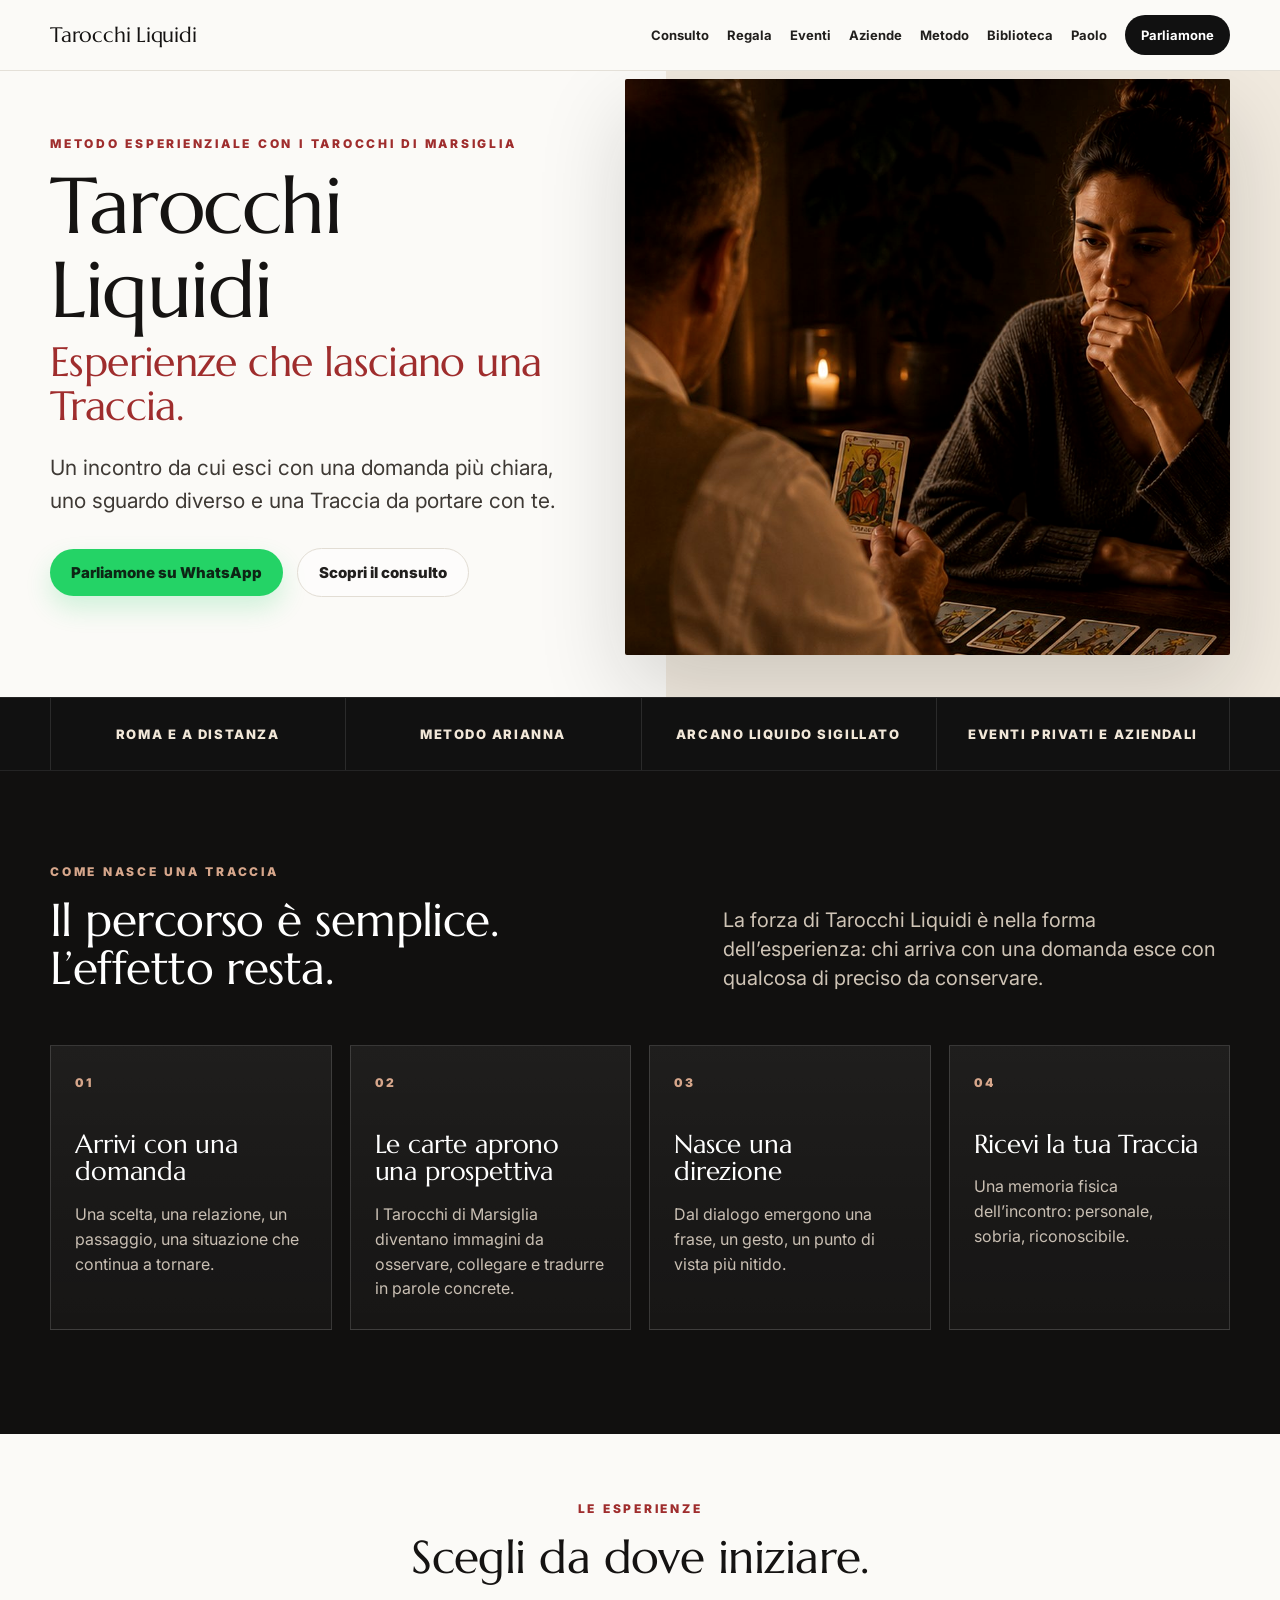
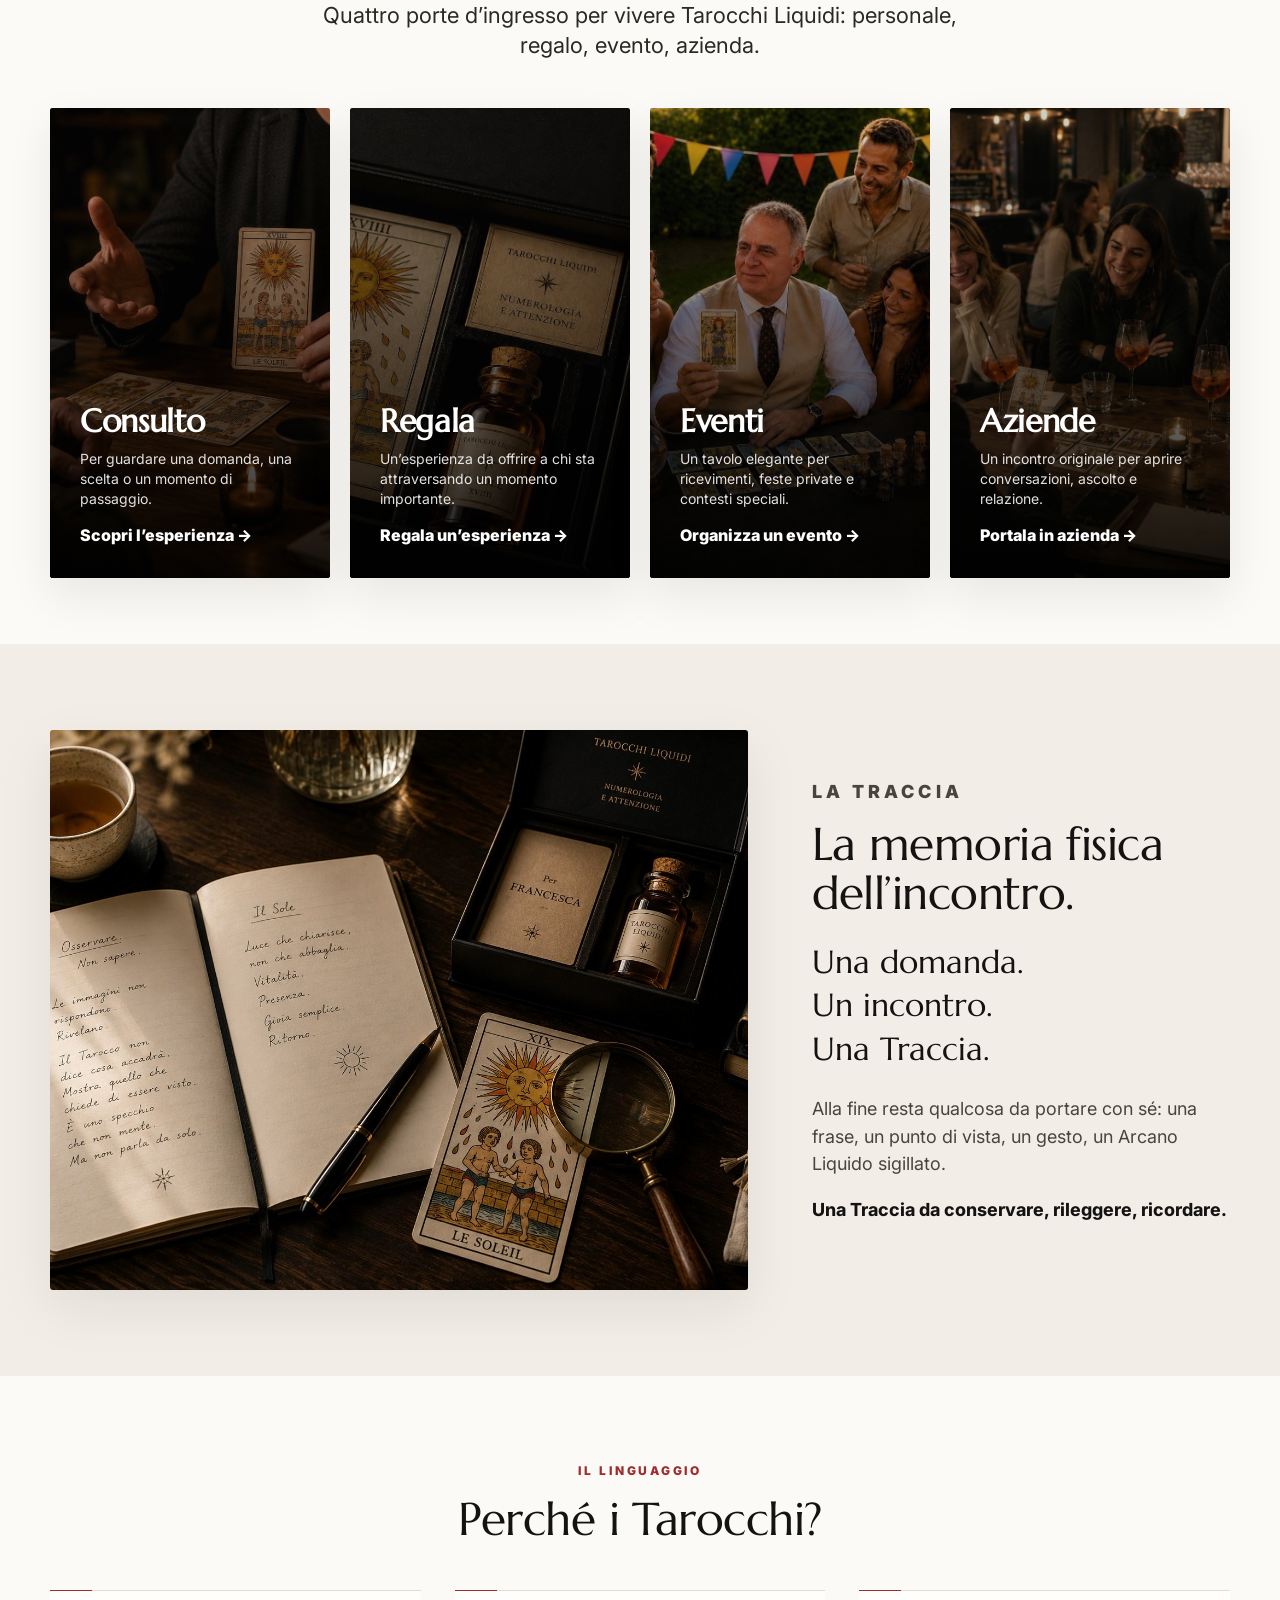
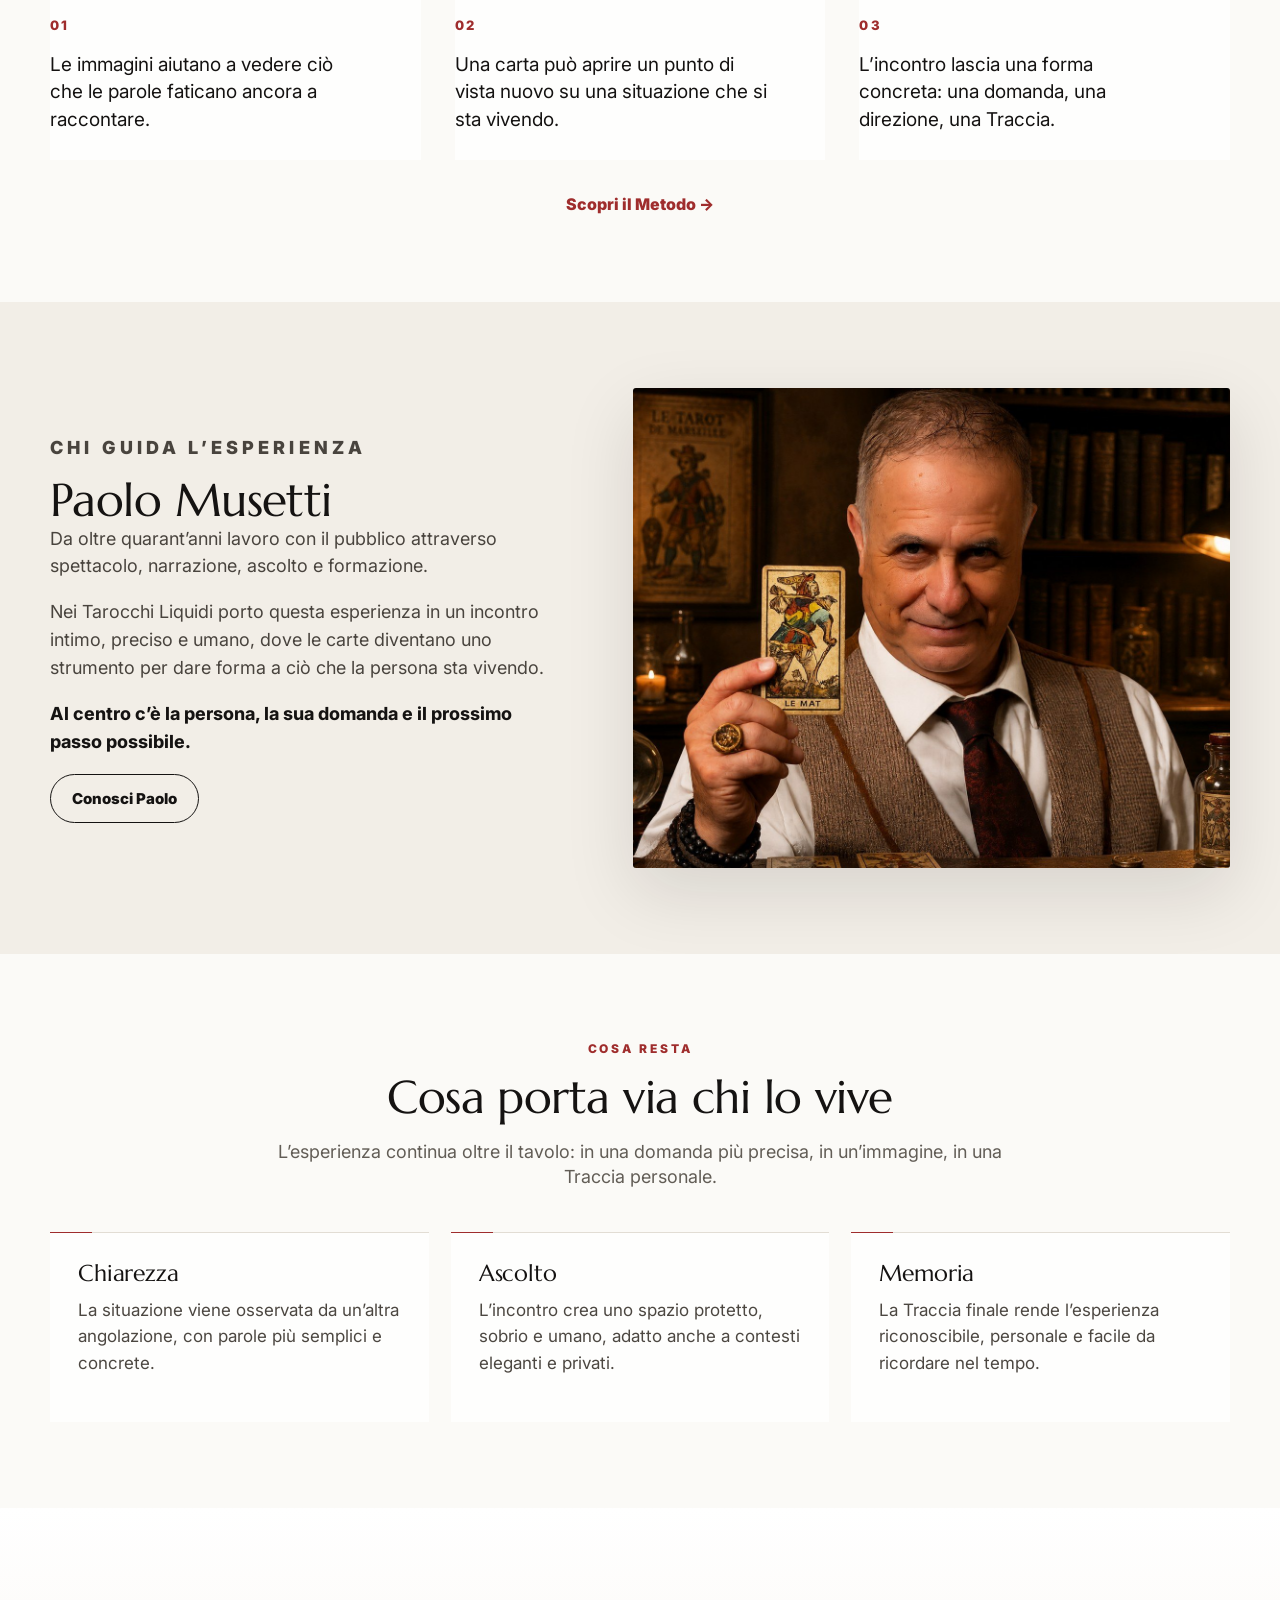
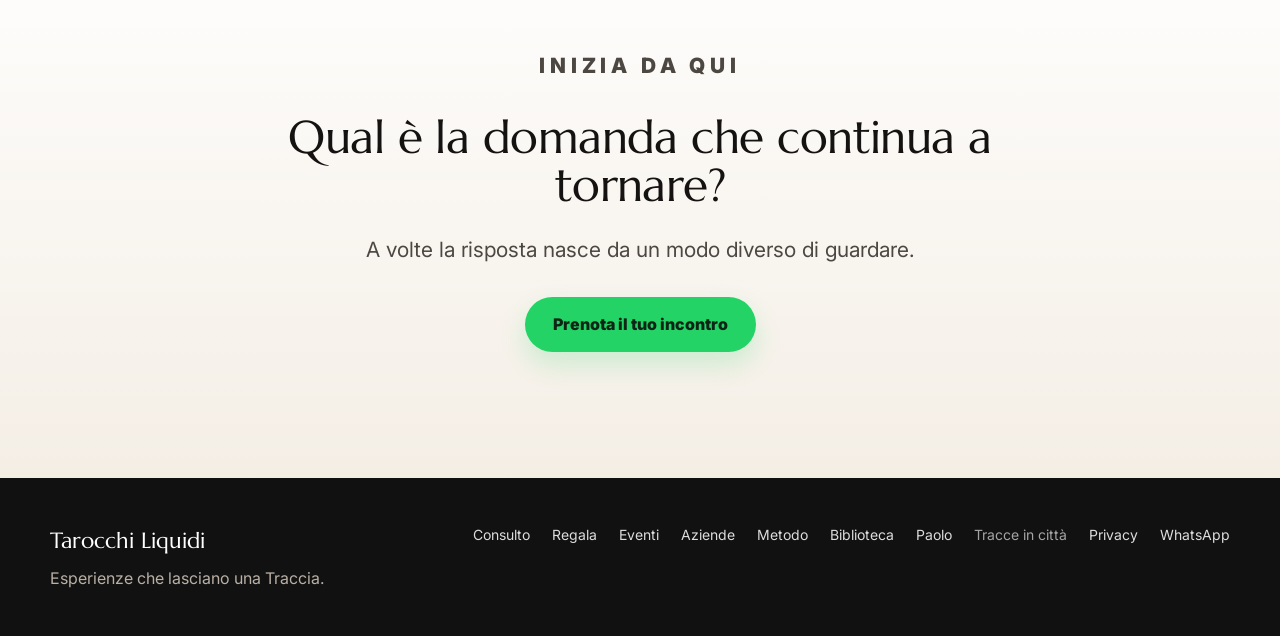
<file: index.html>
<!doctype html>
<html lang="it">
<head>

  <meta charset="utf-8">
  <meta name="viewport" content="width=device-width, initial-scale=1">
  <link rel="preconnect" href="https://fonts.googleapis.com">
  <link rel="preconnect" href="https://fonts.gstatic.com" crossorigin>
  <link href="https://fonts.googleapis.com/css2?family=Inter:wght@400;500;600;700;800;900&family=Marcellus&display=swap" rel="stylesheet">
  <link rel="icon" href="assets/favicon.png">
  <link rel="stylesheet" href="css/style.css?v=tl-next-v17">
  <title>Tarocchi Liquidi | Consulti ed esperienze con Tarocchi di Marsiglia</title>
  <meta name="description" content="Tarocchi Liquidi: consulti con Tarocchi di Marsiglia a Roma e online, esperienze per eventi privati, matrimoni, addii al nubilato, regali originali e aziende.">
  <link rel="canonical" href="https://www.tarocchiliquidi.it/">
  <meta property="og:title" content="Tarocchi Liquidi | Esperienze che lasciano una Traccia">
  <meta property="og:description" content="Un incontro da cui esci con una domanda più chiara, uno sguardo diverso e una Traccia da portare con te.">
  <meta property="og:image" content="https://www.tarocchiliquidi.it/assets/og-image.jpg">
  <meta property="og:url" content="https://www.tarocchiliquidi.it/">
  <meta property="og:type" content="website">

<script type="application/ld+json">
{
  "@context": "https://schema.org",
  "@type": "ProfessionalService",
  "name": "Tarocchi Liquidi",
  "url": "https://www.tarocchiliquidi.it/",
  "image": "https://www.tarocchiliquidi.it/assets/og-image.jpg",
  "telephone": "+39 328 292 4284",
  "areaServed": ["Roma", "Lazio", "Italia"],
  "founder": {
    "@type": "Person",
    "name": "Paolo Musetti"
  },
  "description": "Esperienze e consulti con Tarocchi di Marsiglia, a Roma e online, per persone, eventi privati, matrimoni, addii al nubilato, regali originali e contesti aziendali."
}
</script>
</head>
<body>
  <a class="skip-link" href="#contenuto">Vai al contenuto</a>
  
<header class="site-header" aria-label="Navigazione principale">
  <div class="shell header-inner">
    <a class="brand" href="index.html" aria-label="Tarocchi Liquidi home">Tarocchi Liquidi</a>
    <button class="menu-toggle" aria-expanded="false" aria-controls="main-nav">Menu</button>
    <nav id="main-nav" class="main-nav">
      <a href="per-te.html">Consulto</a>
      <a href="il-dono.html">Regala</a>
      <a href="eventi.html">Eventi</a>
      <a href="aziende.html">Aziende</a>
      <a href="metodo.html">Metodo</a>
      <a href="biblioteca/index.html">Biblioteca</a>
      <a href="chi-sono.html">Paolo</a>
      <a class="nav-cta" href="https://wa.me/393282924284?text=Vorrei%20informazioni%20su%20Tarocchi%20Liquidi">Parliamone</a>
    </nav>
  </div>
</header>

  <main id="contenuto">
    <section class="hero hero-v4">
      <div class="shell hero-grid">
        <div class="hero-copy">
          <p class="eyebrow">Metodo esperienziale con i Tarocchi di Marsiglia</p>
          <h1>Tarocchi Liquidi</h1>
          <p class="hero-payoff">Esperienze che lasciano una Traccia.</p>
          <p class="hero-text">Un incontro da cui esci con una domanda più chiara, uno sguardo diverso e una Traccia da portare con te.</p>
          <div class="hero-actions">
            <a class="button primary" href="https://wa.me/393282924284?text=Vorrei%20parlare%20di%20Tarocchi%20Liquidi">Parliamone su WhatsApp</a>
            <a class="button ghost" href="per-te.html">Scopri il consulto</a>
          </div>
        </div>
        <figure class="hero-media">
          <img src="assets/hero.jpg" alt="Incontro Tarocchi Liquidi al tavolo" width="1400" height="875">
        </figure>
      </div>
    </section>

    <section class="signal-strip" aria-label="Elementi distintivi Tarocchi Liquidi">
      <div class="shell signal-grid">
        <span>Roma e a distanza</span>
        <span>Metodo Arianna</span>
        <span>Arcano Liquido sigillato</span>
        <span>Eventi privati e aziendali</span>
      </div>
    </section>

    <section class="trace-ritual section dark" aria-labelledby="ritual-title">
      <div class="shell ritual-head">
        <div>
          <p class="eyebrow">Come nasce una Traccia</p>
          <h2 id="ritual-title">Il percorso è semplice. L’effetto resta.</h2>
        </div>
        <p>La forza di Tarocchi Liquidi è nella forma dell’esperienza: chi arriva con una domanda esce con qualcosa di preciso da conservare.</p>
      </div>
      <div class="shell ritual-grid">
        <article>
          <span>01</span>
          <h3>Arrivi con una domanda</h3>
          <p>Una scelta, una relazione, un passaggio, una situazione che continua a tornare.</p>
        </article>
        <article>
          <span>02</span>
          <h3>Le carte aprono una prospettiva</h3>
          <p>I Tarocchi di Marsiglia diventano immagini da osservare, collegare e tradurre in parole concrete.</p>
        </article>
        <article>
          <span>03</span>
          <h3>Nasce una direzione</h3>
          <p>Dal dialogo emergono una frase, un gesto, un punto di vista più nitido.</p>
        </article>
        <article>
          <span>04</span>
          <h3>Ricevi la tua Traccia</h3>
          <p>Una memoria fisica dell’incontro: personale, sobria, riconoscibile.</p>
        </article>
      </div>
    </section>

    <section class="intro section compact" aria-labelledby="esperienze-title">
      <div class="shell narrow center">
        <p class="eyebrow">Le esperienze</p>
        <h2 id="esperienze-title">Scegli da dove iniziare.</h2>
        <p class="lead">Quattro porte d’ingresso per vivere Tarocchi Liquidi: personale, regalo, evento, azienda.</p>
      </div>
      <div class="shell experience-grid" aria-label="Esperienze disponibili">
        <a class="experience-tile" href="per-te.html">
          <img src="assets/per-te.jpg" alt="Consulto individuale con Tarocchi Liquidi" width="1400" height="1017">
          <span class="tile-overlay">
            <strong>Consulto</strong>
            <em>Per guardare una domanda, una scelta o un momento di passaggio.</em>
            <span>Scopri l’esperienza →</span>
          </span>
        </a>
        <a class="experience-tile" href="il-dono.html">
          <img src="assets/dono.jpg" alt="Cofanetto Tarocchi Liquidi da regalare" width="1536" height="1024">
          <span class="tile-overlay">
            <strong>Regala</strong>
            <em>Un’esperienza da offrire a chi sta attraversando un momento importante.</em>
            <span>Regala un’esperienza →</span>
          </span>
        </a>
        <a class="experience-tile" href="eventi.html">
          <img src="assets/eventi.jpg" alt="Tarocchi Liquidi durante un evento privato" width="1536" height="1024">
          <span class="tile-overlay">
            <strong>Eventi</strong>
            <em>Un tavolo elegante per ricevimenti, feste private e contesti speciali.</em>
            <span>Organizza un evento →</span>
          </span>
        </a>
        <a class="experience-tile" href="aziende.html">
          <img src="assets/aziende.jpg" alt="Gruppo di persone durante un’esperienza guidata" width="1536" height="1024">
          <span class="tile-overlay">
            <strong>Aziende</strong>
            <em>Un incontro originale per aprire conversazioni, ascolto e relazione.</em>
            <span>Portala in azienda →</span>
          </span>
        </a>
      </div>
    </section>

    <section class="trace section soft" aria-labelledby="traccia-title">
      <div class="shell trace-showcase">
        <figure class="section-media trace-media">
          <img src="assets/traccia.jpg" alt="Carta, boccetta e Traccia personale Tarocchi Liquidi" width="1536" height="1024">
        </figure>
        <div class="section-copy trace-copy">
          <p class="eyebrow">La Traccia</p>
          <h2 id="traccia-title">La memoria fisica dell’incontro.</h2>
          <div class="trace-steps" aria-label="Sequenza dell’esperienza">
            <span>Una domanda.</span>
            <span>Un incontro.</span>
            <span>Una Traccia.</span>
          </div>
          <p>Alla fine resta qualcosa da portare con sé: una frase, un punto di vista, un gesto, un Arcano Liquido sigillato.</p>
          <p class="closing-line">Una Traccia da conservare, rileggere, ricordare.</p>
        </div>
      </div>
    </section>

    <section class="why section" aria-labelledby="perche-title">
      <div class="shell narrow center">
        <p class="eyebrow">Il linguaggio</p>
        <h2 id="perche-title">Perché i Tarocchi?</h2>
      </div>
      <div class="shell reasons-grid">
        <article>
          <span class="reason-number">01</span>
          <p>Le immagini aiutano a vedere ciò che le parole faticano ancora a raccontare.</p>
        </article>
        <article>
          <span class="reason-number">02</span>
          <p>Una carta può aprire un punto di vista nuovo su una situazione che si sta vivendo.</p>
        </article>
        <article>
          <span class="reason-number">03</span>
          <p>L’incontro lascia una forma concreta: una domanda, una direzione, una Traccia.</p>
        </article>
      </div>
      <div class="center section-action">
        <a class="text-link" href="metodo.html">Scopri il Metodo →</a>
      </div>
    </section>

    <section class="paolo section soft" aria-labelledby="paolo-title">
      <div class="shell split-grid reverse">
        <div class="section-copy">
          <p class="eyebrow">Chi guida l’esperienza</p>
          <h2 id="paolo-title">Paolo Musetti</h2>
          <p>Da oltre quarant’anni lavoro con il pubblico attraverso spettacolo, narrazione, ascolto e formazione.</p>
          <p>Nei Tarocchi Liquidi porto questa esperienza in un incontro intimo, preciso e umano, dove le carte diventano uno strumento per dare forma a ciò che la persona sta vivendo.</p>
          <p class="closing-line">Al centro c’è la persona, la sua domanda e il prossimo passo possibile.</p>
          <a class="button secondary" href="chi-sono.html">Conosci Paolo</a>
        </div>
        <figure class="section-media paolo-media">
          <img src="assets/paolo.jpg" alt="Paolo Musetti con una carta dei Tarocchi di Marsiglia" width="1500" height="1000">
        </figure>
      </div>
    </section>

    <section class="reviews section" aria-labelledby="recensioni-title">
      <div class="shell narrow center">
        <p class="eyebrow">Cosa resta</p>
        <h2 id="recensioni-title">Cosa porta via chi lo vive</h2>
        <p class="lead small">L’esperienza continua oltre il tavolo: in una domanda più precisa, in un’immagine, in una Traccia personale.</p>
      </div>
      <div class="shell value-grid">
        <article class="value-card">
          <h3>Chiarezza</h3>
          <p>La situazione viene osservata da un’altra angolazione, con parole più semplici e concrete.</p>
        </article>
        <article class="value-card">
          <h3>Ascolto</h3>
          <p>L’incontro crea uno spazio protetto, sobrio e umano, adatto anche a contesti eleganti e privati.</p>
        </article>
        <article class="value-card">
          <h3>Memoria</h3>
          <p>La Traccia finale rende l’esperienza riconoscibile, personale e facile da ricordare nel tempo.</p>
        </article>
      </div>
    </section>

    <section class="final-cta" aria-labelledby="cta-title">
      <div class="shell narrow center">
        <p class="eyebrow">Inizia da qui</p>
        <h2 id="cta-title">Qual è la domanda che continua a tornare?</h2>
        <p>A volte la risposta nasce da un modo diverso di guardare.</p>
        <a class="button primary" href="https://wa.me/393282924284?text=Vorrei%20raccontarti%20la%20mia%20domanda">Prenota il tuo incontro</a>
      </div>
    </section>
  </main>
  
<footer class="site-footer">
  <div class="shell footer-grid">
    <div>
      <strong>Tarocchi Liquidi</strong>
      <p>Esperienze che lasciano una Traccia.</p>
    </div>
    <nav aria-label="Navigazione footer">
      <a href="per-te.html">Consulto</a>
      <a href="il-dono.html">Regala</a>
      <a href="eventi.html">Eventi</a>
      <a href="aziende.html">Aziende</a>
      <a href="metodo.html">Metodo</a>
      <a href="biblioteca/index.html">Biblioteca</a>
      <a href="chi-sono.html">Paolo</a>
      <a class="quiet-footer-link" href="tracce.html">Tracce in città</a>
      <a href="privacy.html">Privacy</a>
      <a href="https://wa.me/393282924284">WhatsApp</a>
    </nav>
  </div>
</footer>
<a class="mobile-sticky" href="https://wa.me/393282924284?text=Vorrei%20parlare%20di%20Tarocchi%20Liquidi">Parliamone su WhatsApp</a>
  <script src="js/script.js?v=tl-next-v17"></script>
</body>
</html>
</file>
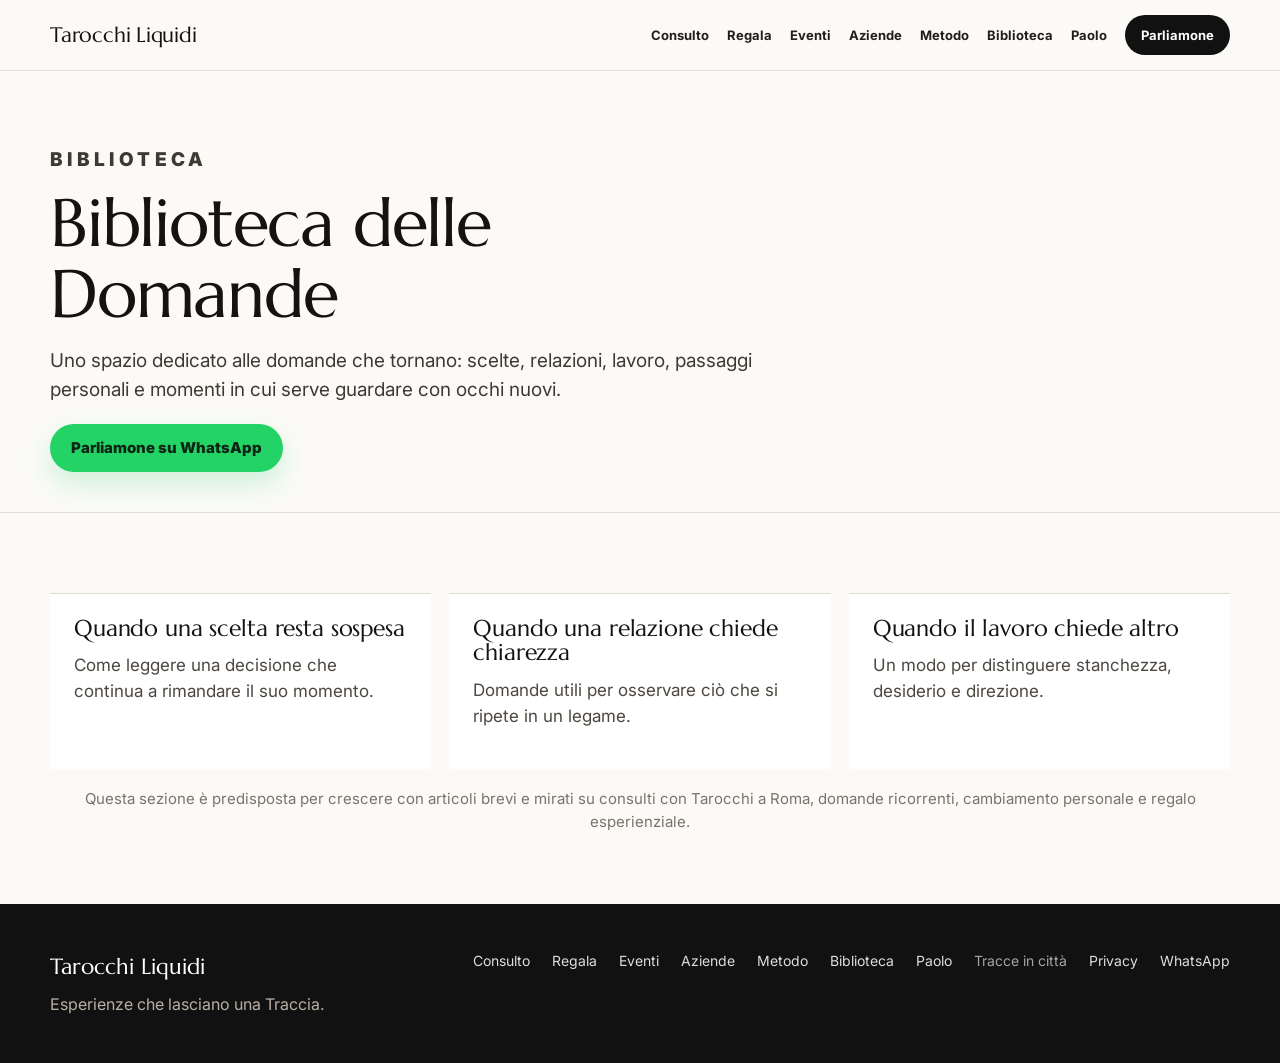
<file: biblioteca/index.html>
<!doctype html>
<html lang="it">
<head>
  <meta charset="utf-8">
  <meta name="viewport" content="width=device-width, initial-scale=1">
  <link rel="preconnect" href="https://fonts.googleapis.com">
  <link rel="preconnect" href="https://fonts.gstatic.com" crossorigin>
  <link href="https://fonts.googleapis.com/css2?family=Inter:wght@400;500;600;700;800;900&family=Marcellus&display=swap" rel="stylesheet">
  <title>Biblioteca delle Domande | Tarocchi Liquidi</title>
  <meta name="description" content="Biblioteca delle Domande Tarocchi Liquidi: domande ricorrenti, passaggi personali, scelte, relazioni e momenti di cambiamento.">
  <link rel="icon" href="../assets/favicon.png">
  <link rel="stylesheet" href="../css/style.css?v=tl-next-v11">
</head>
<body>
  <a class="skip-link" href="#contenuto">Vai al contenuto</a>
  <header class="site-header" aria-label="Navigazione principale">
    <div class="shell header-inner">
      <a class="brand" href="../index.html" aria-label="Tarocchi Liquidi home">Tarocchi Liquidi</a>
      <button class="menu-toggle" aria-expanded="false" aria-controls="main-nav">Menu</button>
      <nav id="main-nav" class="main-nav">
      <a href="../per-te.html">Consulto</a>
      <a href="../il-dono.html">Regala</a>
      <a href="../eventi.html">Eventi</a>
      <a href="../aziende.html">Aziende</a>
      <a href="../metodo.html">Metodo</a>
      <a href="index.html">Biblioteca</a>
      <a href="../chi-sono.html">Paolo</a>
      <a class="nav-cta" href="https://wa.me/393282924284?text=Vorrei%20informazioni%20su%20Tarocchi%20Liquidi">Parliamone</a>
    </nav>
    </div>
  </header>
  <main id="contenuto">
    <section class="page-hero">
      <div class="shell">
        <p class="eyebrow">Biblioteca</p>
        <h1>Biblioteca delle Domande</h1>
        <p>Uno spazio dedicato alle domande che tornano: scelte, relazioni, lavoro, passaggi personali e momenti in cui serve guardare con occhi nuovi.</p>
        <a class="button primary" href="https://wa.me/393282924284?text=Vorrei%20parlare%20di%20una%20domanda%20che%20continua%20a%20tornare">Parliamone su WhatsApp</a>
      </div>
    </section>
    <section class="section">
      <div class="shell offer-grid">
        <article class="offer-card"><h3>Quando una scelta resta sospesa</h3><p>Come leggere una decisione che continua a rimandare il suo momento.</p></article>
        <article class="offer-card"><h3>Quando una relazione chiede chiarezza</h3><p>Domande utili per osservare ciò che si ripete in un legame.</p></article>
        <article class="offer-card"><h3>Quando il lavoro chiede altro</h3><p>Un modo per distinguere stanchezza, desiderio e direzione.</p></article>
      </div>
      <div class="shell center">
        <p class="seo-note">Questa sezione è predisposta per crescere con articoli brevi e mirati su consulti con Tarocchi a Roma, domande ricorrenti, cambiamento personale e regalo esperienziale.</p>
      </div>
    </section>
  </main>
  <footer class="site-footer">
    <div class="shell footer-grid">
      <div><strong>Tarocchi Liquidi</strong><p>Esperienze che lasciano una Traccia.</p></div>
      <nav aria-label="Navigazione footer">
      <a href="../per-te.html">Consulto</a>
      <a href="../il-dono.html">Regala</a>
      <a href="../eventi.html">Eventi</a>
      <a href="../aziende.html">Aziende</a>
      <a href="../metodo.html">Metodo</a>
      <a href="index.html">Biblioteca</a>
      <a href="../chi-sono.html">Paolo</a>
      <a class="quiet-footer-link" href="../tracce.html">Tracce in città</a>
      <a href="../privacy.html">Privacy</a>
      <a href="https://wa.me/393282924284">WhatsApp</a>
    </nav>
    </div>
  </footer>
  <a class="mobile-sticky" href="https://wa.me/393282924284?text=Vorrei%20parlare%20di%20Tarocchi%20Liquidi">Parliamone su WhatsApp</a>
  <script src="../js/script.js?v=tl-next-v11"></script>
</body>
</html>
</file>
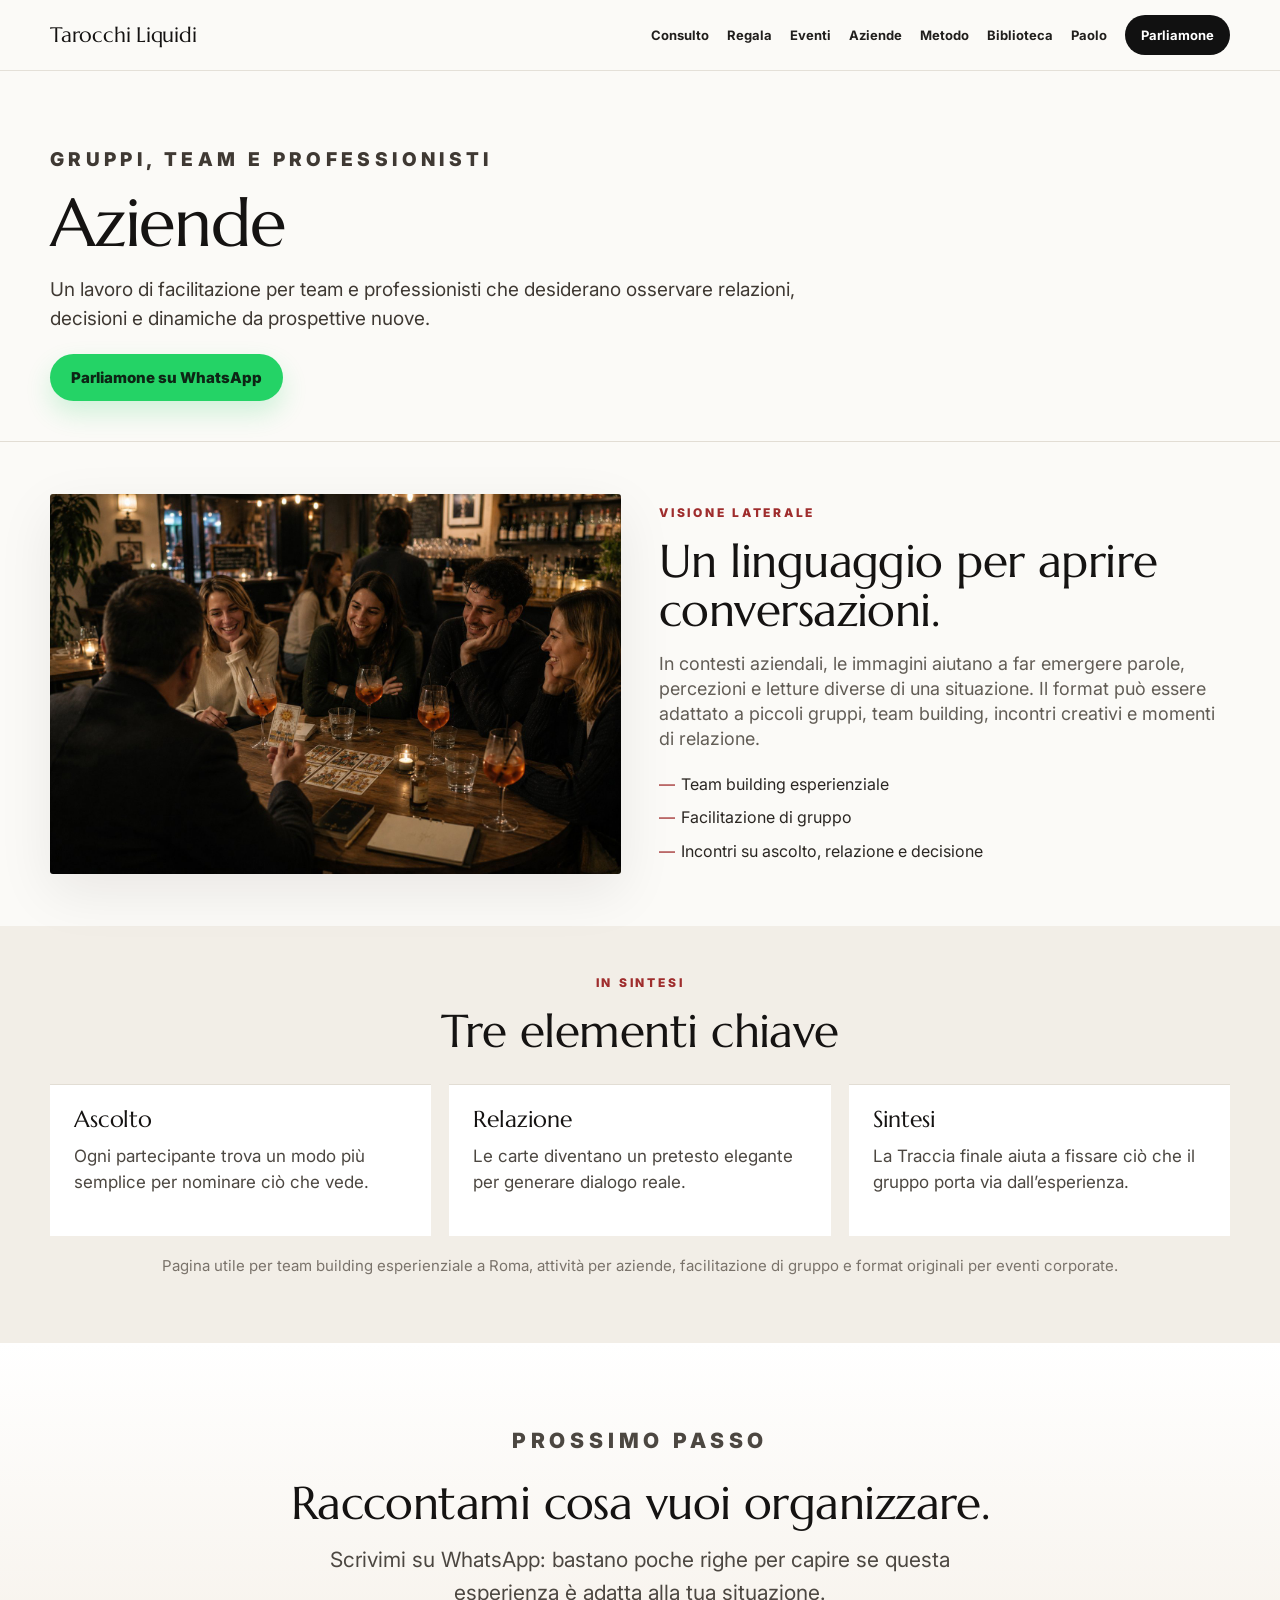
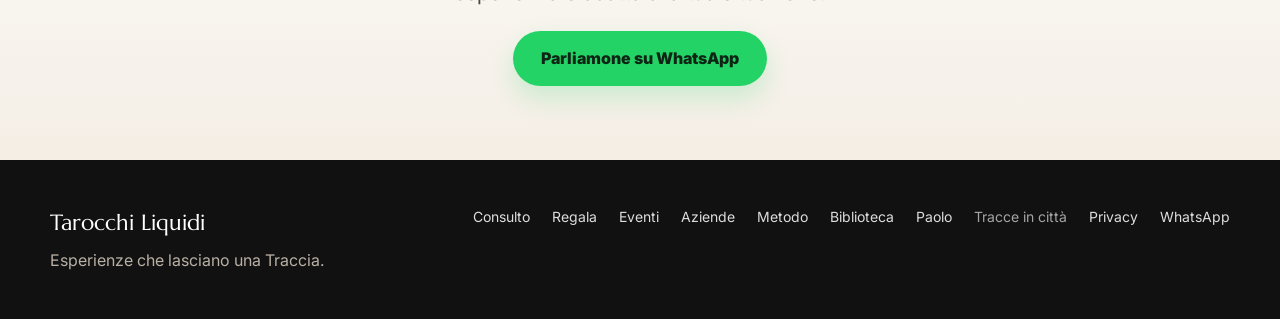
<file: aziende.html>
<!doctype html>
<html lang="it">
<head>

  <meta charset="utf-8">
  <meta name="viewport" content="width=device-width, initial-scale=1">
  <link rel="preconnect" href="https://fonts.googleapis.com">
  <link rel="preconnect" href="https://fonts.gstatic.com" crossorigin>
  <link href="https://fonts.googleapis.com/css2?family=Inter:wght@400;500;600;700;800;900&family=Marcellus&display=swap" rel="stylesheet">
  <link rel="icon" href="assets/favicon.png">
  <link rel="stylesheet" href="css/style.css?v=tl-next-v17">
  <title>Tarocchi Liquidi per aziende e team | Esperienza di gruppo</title>
  <meta name="description" content="Un format esperienziale per aziende, team e gruppi: Tarocchi di Marsiglia come strumento di conversazione, ascolto e visione laterale.">
  <link rel="canonical" href="https://www.tarocchiliquidi.it/aziende.html">
</head>
<body>
  <a class="skip-link" href="#contenuto">Vai al contenuto</a>
  
<header class="site-header" aria-label="Navigazione principale">
  <div class="shell header-inner">
    <a class="brand" href="index.html" aria-label="Tarocchi Liquidi home">Tarocchi Liquidi</a>
    <button class="menu-toggle" aria-expanded="false" aria-controls="main-nav">Menu</button>
    <nav id="main-nav" class="main-nav">
      <a href="per-te.html">Consulto</a>
      <a href="il-dono.html">Regala</a>
      <a href="eventi.html">Eventi</a>
      <a href="aziende.html">Aziende</a>
      <a href="metodo.html">Metodo</a>
      <a href="biblioteca/index.html">Biblioteca</a>
      <a href="chi-sono.html">Paolo</a>
      <a class="nav-cta" href="https://wa.me/393282924284?text=Vorrei%20informazioni%20su%20Tarocchi%20Liquidi">Parliamone</a>
    </nav>
  </div>
</header>
  <main id="contenuto">
    <section class="page-hero">
      <div class="shell">
        <p class="eyebrow">Gruppi, team e professionisti</p>
        <h1>Aziende</h1>
        <p>Un lavoro di facilitazione per team e professionisti che desiderano osservare relazioni, decisioni e dinamiche da prospettive nuove.</p>
        <a class="button primary" href="https://wa.me/393282924284?text=Vorrei%20informazioni%20su%20Tarocchi%20Liquidi%20per%20aziende">Parliamone su WhatsApp</a>
      </div>
    </section>

    <section class="section">
      <div class="shell content-split">
        <img src="assets/aziende.jpg" alt="Tarocchi Liquidi per aziende e team">
        <div>
          <p class="eyebrow">Visione laterale</p>
          <h2>Un linguaggio per aprire conversazioni.</h2>
          <p class="lead small">In contesti aziendali, le immagini aiutano a far emergere parole, percezioni e letture diverse di una situazione. Il format può essere adattato a piccoli gruppi, team building, incontri creativi e momenti di relazione.</p>
          <ul class="content-list">
            <li>Team building esperienziale</li><li>Facilitazione di gruppo</li><li>Incontri su ascolto, relazione e decisione</li>
          </ul>
        </div>
      </div>
    </section>

    <section class="section soft">
      <div class="shell narrow center">
        <p class="eyebrow">In sintesi</p>
        <h2>Tre elementi chiave</h2>
      </div>
      <div class="shell offer-grid">
        <article class="offer-card"><h3>Ascolto</h3><p>Ogni partecipante trova un modo più semplice per nominare ciò che vede.</p></article><article class="offer-card"><h3>Relazione</h3><p>Le carte diventano un pretesto elegante per generare dialogo reale.</p></article><article class="offer-card"><h3>Sintesi</h3><p>La Traccia finale aiuta a fissare ciò che il gruppo porta via dall’esperienza.</p></article>
      </div>
      <div class="shell center">
        <p class="seo-note">Pagina utile per team building esperienziale a Roma, attività per aziende, facilitazione di gruppo e format originali per eventi corporate.</p>
      </div>
    </section>

    <section class="final-cta">
      <div class="shell narrow center">
        <p class="eyebrow">Prossimo passo</p>
        <h2>Raccontami cosa vuoi organizzare.</h2>
        <p>Scrivimi su WhatsApp: bastano poche righe per capire se questa esperienza è adatta alla tua situazione.</p>
        <a class="button primary" href="https://wa.me/393282924284?text=Vorrei%20informazioni%20su%20Tarocchi%20Liquidi%20per%20aziende">Parliamone su WhatsApp</a>
      </div>
    </section>
  </main>
  
<footer class="site-footer">
  <div class="shell footer-grid">
    <div>
      <strong>Tarocchi Liquidi</strong>
      <p>Esperienze che lasciano una Traccia.</p>
    </div>
    <nav aria-label="Navigazione footer">
      <a href="per-te.html">Consulto</a>
      <a href="il-dono.html">Regala</a>
      <a href="eventi.html">Eventi</a>
      <a href="aziende.html">Aziende</a>
      <a href="metodo.html">Metodo</a>
      <a href="biblioteca/index.html">Biblioteca</a>
      <a href="chi-sono.html">Paolo</a>
      <a class="quiet-footer-link" href="tracce.html">Tracce in città</a>
      <a href="privacy.html">Privacy</a>
      <a href="https://wa.me/393282924284">WhatsApp</a>
    </nav>
  </div>
</footer>
<a class="mobile-sticky" href="https://wa.me/393282924284?text=Vorrei%20parlare%20di%20Tarocchi%20Liquidi">Parliamone su WhatsApp</a>
  <script src="js/script.js?v=tl-next-v17"></script>
</body>
</html>
</file>
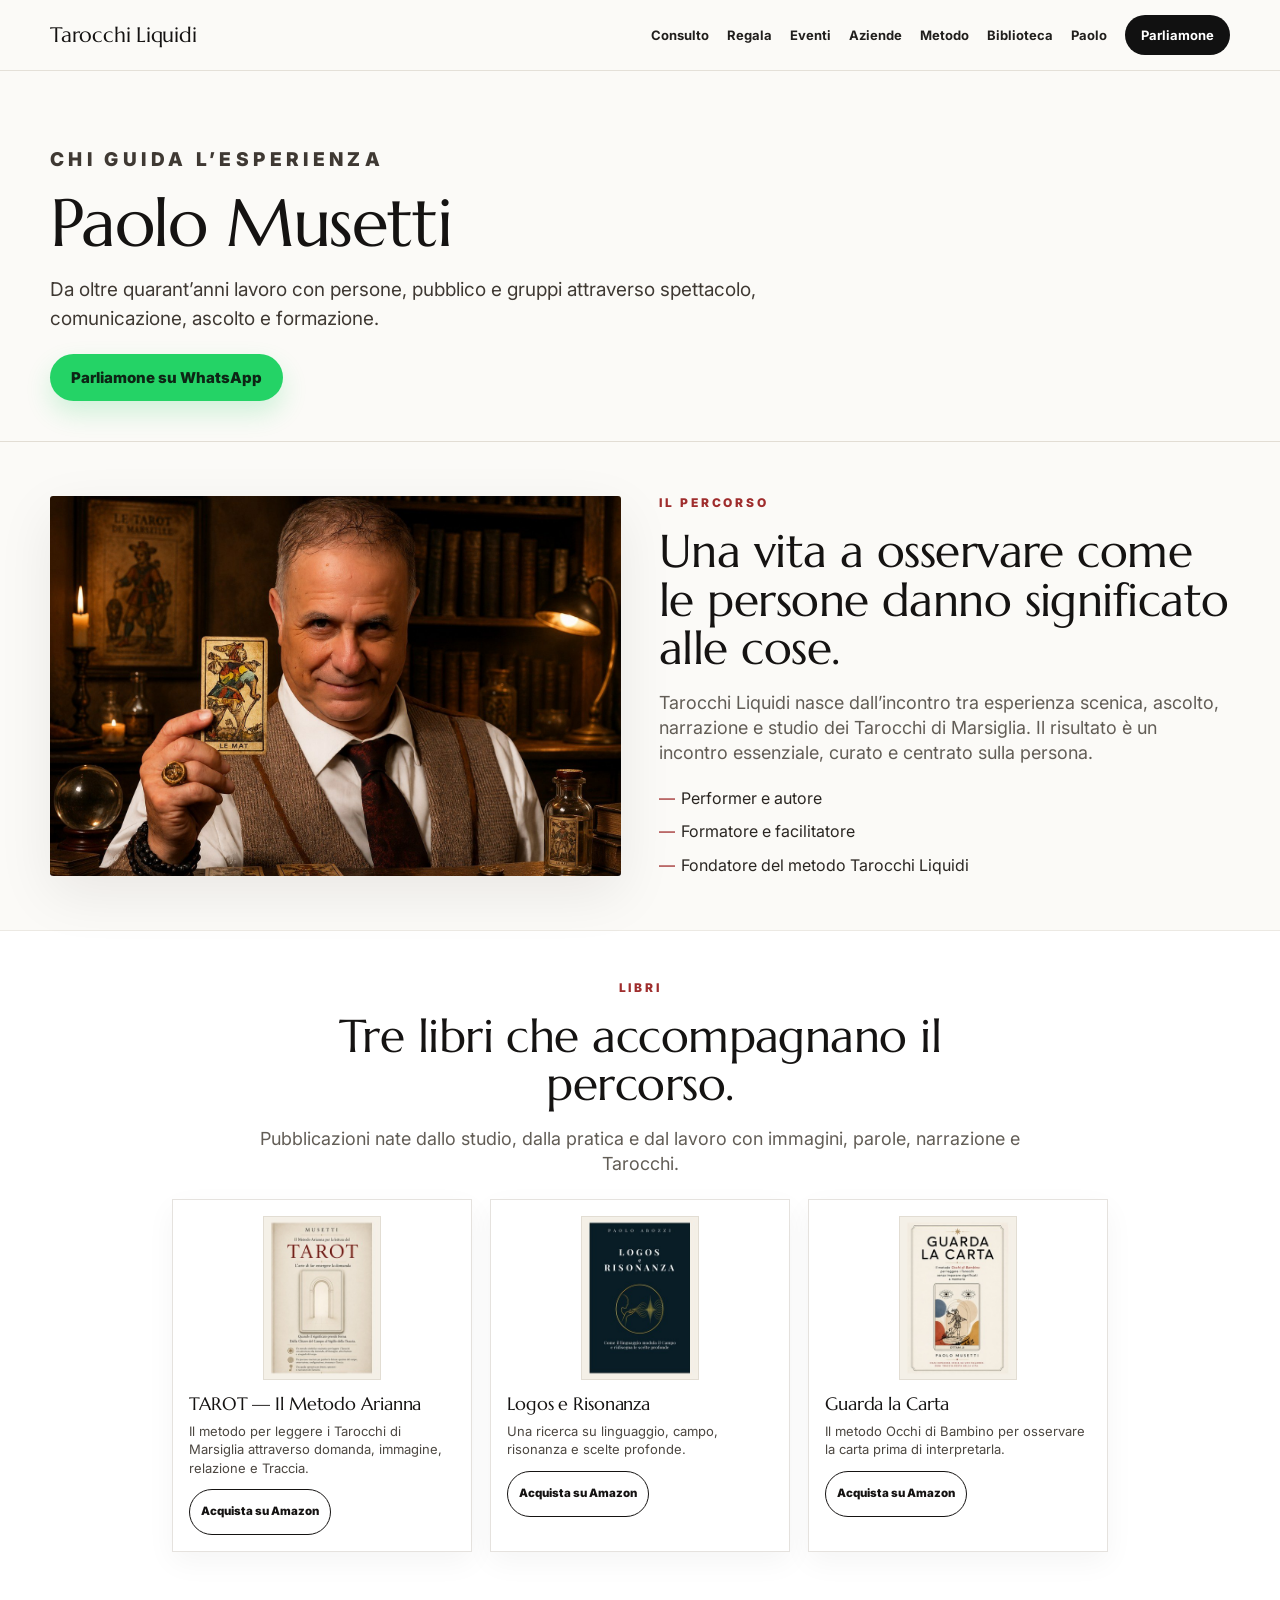
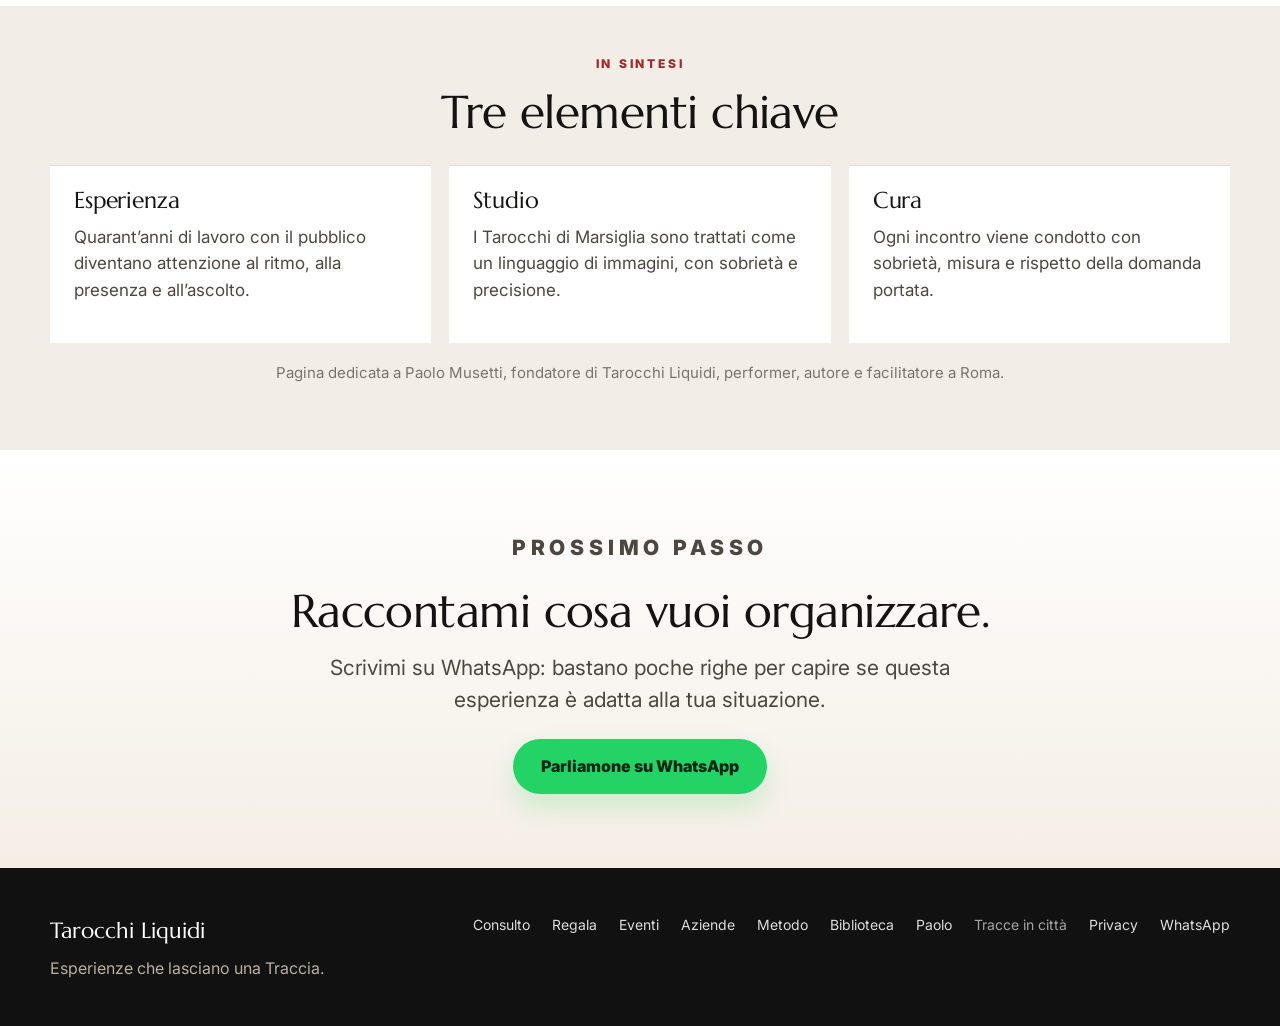
<file: chi-sono.html>
<!doctype html>
<html lang="it">
<head>

  <meta charset="utf-8">
  <meta name="viewport" content="width=device-width, initial-scale=1">
  <link rel="preconnect" href="https://fonts.googleapis.com">
  <link rel="preconnect" href="https://fonts.gstatic.com" crossorigin>
  <link href="https://fonts.googleapis.com/css2?family=Inter:wght@400;500;600;700;800;900&family=Marcellus&display=swap" rel="stylesheet">
  <link rel="icon" href="assets/favicon.png">
  <link rel="stylesheet" href="css/style.css?v=tl-next-v18">
  <title>Paolo Musetti | Tarocchi Liquidi</title>
  <meta name="description" content="Paolo Musetti, fondatore di Tarocchi Liquidi: performer, autore e formatore con oltre quarant’anni di esperienza nel lavoro con pubblico, narrazione e ascolto.">
  <link rel="canonical" href="https://www.tarocchiliquidi.it/chi-sono.html">

  <script type="application/ld+json">
  {
    "@context": "https://schema.org",
    "@type": "Person",
    "name": "Paolo Musetti",
    "url": "https://www.tarocchiliquidi.it/chi-sono.html",
    "jobTitle": "Performer, autore, formatore e fondatore di Tarocchi Liquidi",
    "worksFor": {
      "@type": "Organization",
      "name": "Tarocchi Liquidi",
      "url": "https://www.tarocchiliquidi.it/"
    },
    "author": [
      {
        "@type": "Book",
        "name": "TAROT — Il Metodo Arianna",
        "url": "https://amzn.eu/d/0cgquMxB"
      },
      {
        "@type": "Book",
        "name": "Logos e Risonanza",
        "url": "https://amzn.eu/d/03L5BoKi"
      },
      {
        "@type": "Book",
        "name": "Guarda la Carta",
        "url": "https://amzn.eu/d/0hPa97gH"
      }
    ]
  }
  </script>

  <style>
    /* TL v18: sezione libri Paolo definitiva, indipendente dal CSS globale */
    #libri.tl-books-section{padding:48px 24px 54px!important;}
    #libri .tl-books-wrap{max-width:940px!important;margin:22px auto 0!important;display:flex!important;flex-direction:row!important;gap:18px!important;justify-content:center!important;align-items:stretch!important;}
    #libri .tl-book-card{width:calc((100% - 36px)/3)!important;max-width:300px!important;min-width:0!important;background:#fff!important;border:1px solid rgba(160,150,138,.28)!important;box-shadow:0 10px 28px rgba(21,19,18,.045)!important;padding:16px!important;display:flex!important;flex-direction:column!important;align-items:center!important;text-align:left!important;}
    #libri .tl-book-cover{width:118px!important;height:164px!important;max-width:118px!important;max-height:164px!important;min-width:118px!important;min-height:164px!important;object-fit:contain!important;display:block!important;margin:0 auto 14px!important;background:#f4f0e8!important;border:1px solid rgba(160,150,138,.22)!important;}
    #libri .tl-book-body{width:100%!important;display:flex!important;flex-direction:column!important;gap:8px!important;align-items:flex-start!important;}
    #libri .tl-book-body h3{font-size:18px!important;line-height:1.1!important;margin:0!important;}
    #libri .tl-book-body p{font-size:13px!important;line-height:1.42!important;margin:0!important;color:#4c4741!important;}
    #libri .tl-book-body .button{font-size:11.5px!important;padding:7px 11px!important;margin-top:4px!important;}
    @media(max-width:820px){#libri .tl-books-wrap{flex-direction:column!important;max-width:360px!important;}#libri .tl-book-card{width:100%!important;max-width:360px!important;}#libri .tl-book-cover{width:138px!important;height:192px!important;max-width:138px!important;max-height:192px!important;}}
  </style>
</head>
<body>
  <a class="skip-link" href="#contenuto">Vai al contenuto</a>
  
<header class="site-header" aria-label="Navigazione principale">
  <div class="shell header-inner">
    <a class="brand" href="index.html" aria-label="Tarocchi Liquidi home">Tarocchi Liquidi</a>
    <button class="menu-toggle" aria-expanded="false" aria-controls="main-nav">Menu</button>
    <nav id="main-nav" class="main-nav">
      <a href="per-te.html">Consulto</a>
      <a href="il-dono.html">Regala</a>
      <a href="eventi.html">Eventi</a>
      <a href="aziende.html">Aziende</a>
      <a href="metodo.html">Metodo</a>
      <a href="biblioteca/index.html">Biblioteca</a>
      <a href="chi-sono.html">Paolo</a>
      <a class="nav-cta" href="https://wa.me/393282924284?text=Vorrei%20informazioni%20su%20Tarocchi%20Liquidi">Parliamone</a>
    </nav>
  </div>
</header>
  <main id="contenuto">
    <section class="page-hero">
      <div class="shell">
        <p class="eyebrow">Chi guida l’esperienza</p>
        <h1>Paolo Musetti</h1>
        <p>Da oltre quarant’anni lavoro con persone, pubblico e gruppi attraverso spettacolo, comunicazione, ascolto e formazione.</p>
        <a class="button primary" href="https://wa.me/393282924284?text=Vorrei%20parlare%20con%20Paolo%20di%20Tarocchi%20Liquidi">Parliamone su WhatsApp</a>
      </div>
    </section>

    <section class="section">
      <div class="shell content-split">
        <img src="assets/paolo.jpg" alt="Paolo Musetti Tarocchi Liquidi">
        <div>
          <p class="eyebrow">Il percorso</p>
          <h2>Una vita a osservare come le persone danno significato alle cose.</h2>
          <p class="lead small">Tarocchi Liquidi nasce dall’incontro tra esperienza scenica, ascolto, narrazione e studio dei Tarocchi di Marsiglia. Il risultato è un incontro essenziale, curato e centrato sulla persona.</p>
          <ul class="content-list">
            <li>Performer e autore</li><li>Formatore e facilitatore</li><li>Fondatore del metodo Tarocchi Liquidi</li>
          </ul>
        </div>
      </div>
    </section>


    <section class="section books-section paper tl-books-section" id="libri">
      <div class="shell narrow center">
        <p class="eyebrow">Libri</p>
        <h2>Tre libri che accompagnano il percorso.</h2>
        <p class="lead small">Pubblicazioni nate dallo studio, dalla pratica e dal lavoro con immagini, parole, narrazione e Tarocchi.</p>
      </div>

      <div class="tl-books-wrap" aria-label="Libri di Paolo Musetti">
        <article class="tl-book-card">
          <img class="tl-book-cover" src="assets/thumb-libro-tarot-metodo-arianna.jpg?v=tl-next-v18" width="118" height="164" alt="Copertina del libro TAROT — Il Metodo Arianna" loading="lazy">
          <div class="tl-book-body">
            <h3>TAROT — Il Metodo Arianna</h3>
            <p>Il metodo per leggere i Tarocchi di Marsiglia attraverso domanda, immagine, relazione e Traccia.</p>
            <a class="button secondary" href="https://amzn.eu/d/0cgquMxB" target="_blank" rel="noopener noreferrer">Acquista su Amazon</a>
          </div>
        </article>

        <article class="tl-book-card">
          <img class="tl-book-cover" src="assets/thumb-libro-logos-e-risonanza.jpg?v=tl-next-v18" width="118" height="164" alt="Copertina del libro Logos e Risonanza" loading="lazy">
          <div class="tl-book-body">
            <h3>Logos e Risonanza</h3>
            <p>Una ricerca su linguaggio, campo, risonanza e scelte profonde.</p>
            <a class="button secondary" href="https://amzn.eu/d/03L5BoKi" target="_blank" rel="noopener noreferrer">Acquista su Amazon</a>
          </div>
        </article>

        <article class="tl-book-card">
          <img class="tl-book-cover" src="assets/thumb-libro-guarda-la-carta.jpg?v=tl-next-v18" width="118" height="164" alt="Copertina del libro Guarda la Carta" loading="lazy">
          <div class="tl-book-body">
            <h3>Guarda la Carta</h3>
            <p>Il metodo Occhi di Bambino per osservare la carta prima di interpretarla.</p>
            <a class="button secondary" href="https://amzn.eu/d/0hPa97gH" target="_blank" rel="noopener noreferrer">Acquista su Amazon</a>
          </div>
        </article>
      </div>
    </section>

    <section class="section soft">
      <div class="shell narrow center">
        <p class="eyebrow">In sintesi</p>
        <h2>Tre elementi chiave</h2>
      </div>
      <div class="shell offer-grid">
        <article class="offer-card"><h3>Esperienza</h3><p>Quarant’anni di lavoro con il pubblico diventano attenzione al ritmo, alla presenza e all’ascolto.</p></article><article class="offer-card"><h3>Studio</h3><p>I Tarocchi di Marsiglia sono trattati come un linguaggio di immagini, con sobrietà e precisione.</p></article><article class="offer-card"><h3>Cura</h3><p>Ogni incontro viene condotto con sobrietà, misura e rispetto della domanda portata.</p></article>
      </div>
      <div class="shell center">
        <p class="seo-note">Pagina dedicata a Paolo Musetti, fondatore di Tarocchi Liquidi, performer, autore e facilitatore a Roma.</p>
      </div>
    </section>

    <section class="final-cta">
      <div class="shell narrow center">
        <p class="eyebrow">Prossimo passo</p>
        <h2>Raccontami cosa vuoi organizzare.</h2>
        <p>Scrivimi su WhatsApp: bastano poche righe per capire se questa esperienza è adatta alla tua situazione.</p>
        <a class="button primary" href="https://wa.me/393282924284?text=Vorrei%20parlare%20con%20Paolo%20di%20Tarocchi%20Liquidi">Parliamone su WhatsApp</a>
      </div>
    </section>
  </main>
  
<footer class="site-footer">
  <div class="shell footer-grid">
    <div>
      <strong>Tarocchi Liquidi</strong>
      <p>Esperienze che lasciano una Traccia.</p>
    </div>
    <nav aria-label="Navigazione footer">
      <a href="per-te.html">Consulto</a>
      <a href="il-dono.html">Regala</a>
      <a href="eventi.html">Eventi</a>
      <a href="aziende.html">Aziende</a>
      <a href="metodo.html">Metodo</a>
      <a href="biblioteca/index.html">Biblioteca</a>
      <a href="chi-sono.html">Paolo</a>
      <a class="quiet-footer-link" href="tracce.html">Tracce in città</a>
      <a href="privacy.html">Privacy</a>
      <a href="https://wa.me/393282924284">WhatsApp</a>
    </nav>
  </div>
</footer>
<a class="mobile-sticky" href="https://wa.me/393282924284?text=Vorrei%20parlare%20di%20Tarocchi%20Liquidi">Parliamone su WhatsApp</a>
  <script src="js/script.js?v=tl-next-v18"></script>
</body>
</html>
</file>
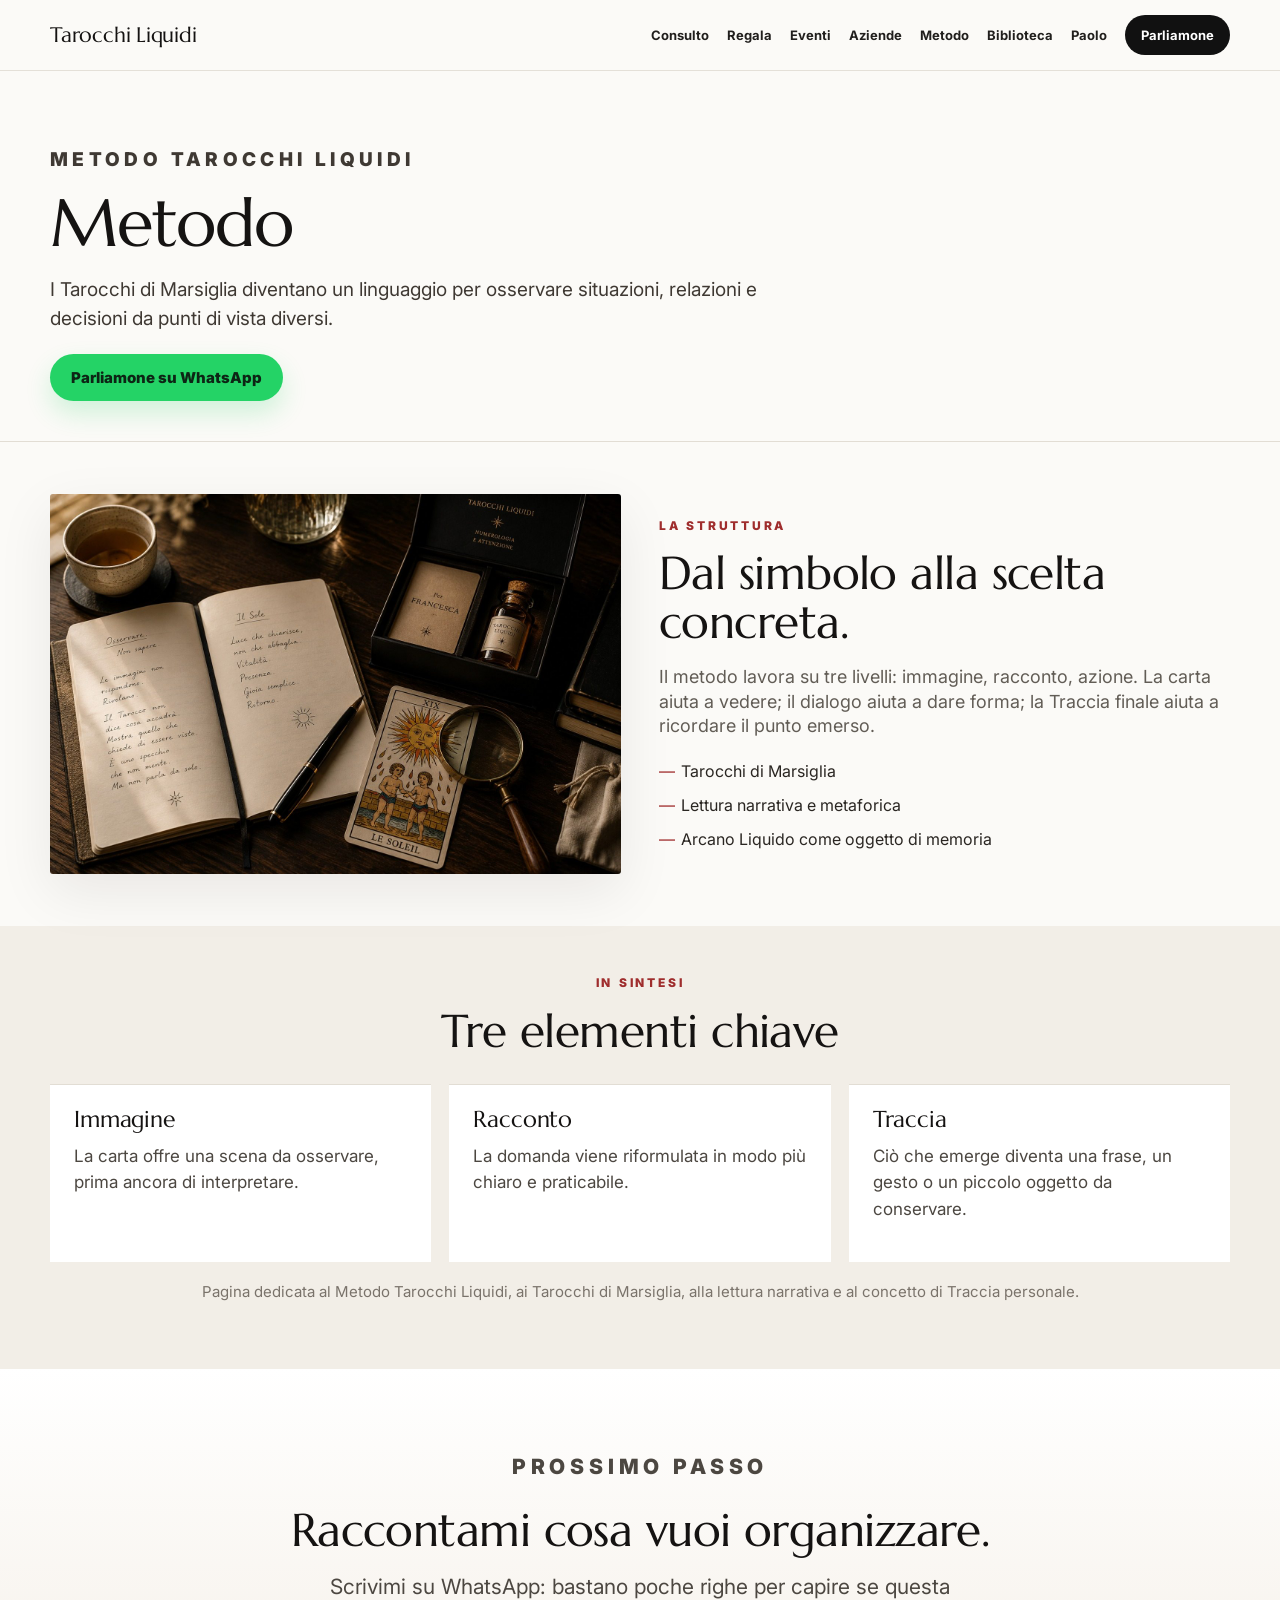
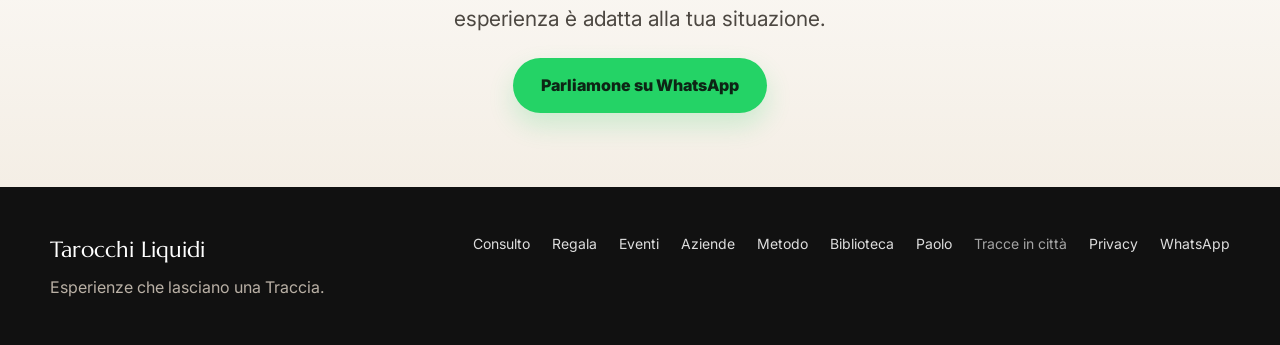
<file: metodo.html>
<!doctype html>
<html lang="it">
<head>

  <meta charset="utf-8">
  <meta name="viewport" content="width=device-width, initial-scale=1">
  <link rel="preconnect" href="https://fonts.googleapis.com">
  <link rel="preconnect" href="https://fonts.gstatic.com" crossorigin>
  <link href="https://fonts.googleapis.com/css2?family=Inter:wght@400;500;600;700;800;900&family=Marcellus&display=swap" rel="stylesheet">
  <link rel="icon" href="assets/favicon.png">
  <link rel="stylesheet" href="css/style.css?v=tl-next-v17">
  <title>Il Metodo Tarocchi Liquidi | Tarocchi di Marsiglia e Traccia</title>
  <meta name="description" content="Il Metodo Tarocchi Liquidi usa i Tarocchi di Marsiglia come linguaggio narrativo per leggere situazioni, domande e passaggi personali.">
  <link rel="canonical" href="https://www.tarocchiliquidi.it/metodo.html">
</head>
<body>
  <a class="skip-link" href="#contenuto">Vai al contenuto</a>
  
<header class="site-header" aria-label="Navigazione principale">
  <div class="shell header-inner">
    <a class="brand" href="index.html" aria-label="Tarocchi Liquidi home">Tarocchi Liquidi</a>
    <button class="menu-toggle" aria-expanded="false" aria-controls="main-nav">Menu</button>
    <nav id="main-nav" class="main-nav">
      <a href="per-te.html">Consulto</a>
      <a href="il-dono.html">Regala</a>
      <a href="eventi.html">Eventi</a>
      <a href="aziende.html">Aziende</a>
      <a href="metodo.html">Metodo</a>
      <a href="biblioteca/index.html">Biblioteca</a>
      <a href="chi-sono.html">Paolo</a>
      <a class="nav-cta" href="https://wa.me/393282924284?text=Vorrei%20informazioni%20su%20Tarocchi%20Liquidi">Parliamone</a>
    </nav>
  </div>
</header>
  <main id="contenuto">
    <section class="page-hero">
      <div class="shell">
        <p class="eyebrow">Metodo Tarocchi Liquidi</p>
        <h1>Metodo</h1>
        <p>I Tarocchi di Marsiglia diventano un linguaggio per osservare situazioni, relazioni e decisioni da punti di vista diversi.</p>
        <a class="button primary" href="https://wa.me/393282924284?text=Vorrei%20informazioni%20sul%20Metodo%20Tarocchi%20Liquidi">Parliamone su WhatsApp</a>
      </div>
    </section>

    <section class="section">
      <div class="shell content-split">
        <img src="assets/traccia.jpg" alt="Metodo Tarocchi Liquidi con carta e Traccia">
        <div>
          <p class="eyebrow">La struttura</p>
          <h2>Dal simbolo alla scelta concreta.</h2>
          <p class="lead small">Il metodo lavora su tre livelli: immagine, racconto, azione. La carta aiuta a vedere; il dialogo aiuta a dare forma; la Traccia finale aiuta a ricordare il punto emerso.</p>
          <ul class="content-list">
            <li>Tarocchi di Marsiglia</li><li>Lettura narrativa e metaforica</li><li>Arcano Liquido come oggetto di memoria</li>
          </ul>
        </div>
      </div>
    </section>

    <section class="section soft">
      <div class="shell narrow center">
        <p class="eyebrow">In sintesi</p>
        <h2>Tre elementi chiave</h2>
      </div>
      <div class="shell offer-grid">
        <article class="offer-card"><h3>Immagine</h3><p>La carta offre una scena da osservare, prima ancora di interpretare.</p></article><article class="offer-card"><h3>Racconto</h3><p>La domanda viene riformulata in modo più chiaro e praticabile.</p></article><article class="offer-card"><h3>Traccia</h3><p>Ciò che emerge diventa una frase, un gesto o un piccolo oggetto da conservare.</p></article>
      </div>
      <div class="shell center">
        <p class="seo-note">Pagina dedicata al Metodo Tarocchi Liquidi, ai Tarocchi di Marsiglia, alla lettura narrativa e al concetto di Traccia personale.</p>
      </div>
    </section>

    <section class="final-cta">
      <div class="shell narrow center">
        <p class="eyebrow">Prossimo passo</p>
        <h2>Raccontami cosa vuoi organizzare.</h2>
        <p>Scrivimi su WhatsApp: bastano poche righe per capire se questa esperienza è adatta alla tua situazione.</p>
        <a class="button primary" href="https://wa.me/393282924284?text=Vorrei%20informazioni%20sul%20Metodo%20Tarocchi%20Liquidi">Parliamone su WhatsApp</a>
      </div>
    </section>
  </main>
  
<footer class="site-footer">
  <div class="shell footer-grid">
    <div>
      <strong>Tarocchi Liquidi</strong>
      <p>Esperienze che lasciano una Traccia.</p>
    </div>
    <nav aria-label="Navigazione footer">
      <a href="per-te.html">Consulto</a>
      <a href="il-dono.html">Regala</a>
      <a href="eventi.html">Eventi</a>
      <a href="aziende.html">Aziende</a>
      <a href="metodo.html">Metodo</a>
      <a href="biblioteca/index.html">Biblioteca</a>
      <a href="chi-sono.html">Paolo</a>
      <a class="quiet-footer-link" href="tracce.html">Tracce in città</a>
      <a href="privacy.html">Privacy</a>
      <a href="https://wa.me/393282924284">WhatsApp</a>
    </nav>
  </div>
</footer>
<a class="mobile-sticky" href="https://wa.me/393282924284?text=Vorrei%20parlare%20di%20Tarocchi%20Liquidi">Parliamone su WhatsApp</a>
  <script src="js/script.js?v=tl-next-v17"></script>
</body>
</html>
</file>
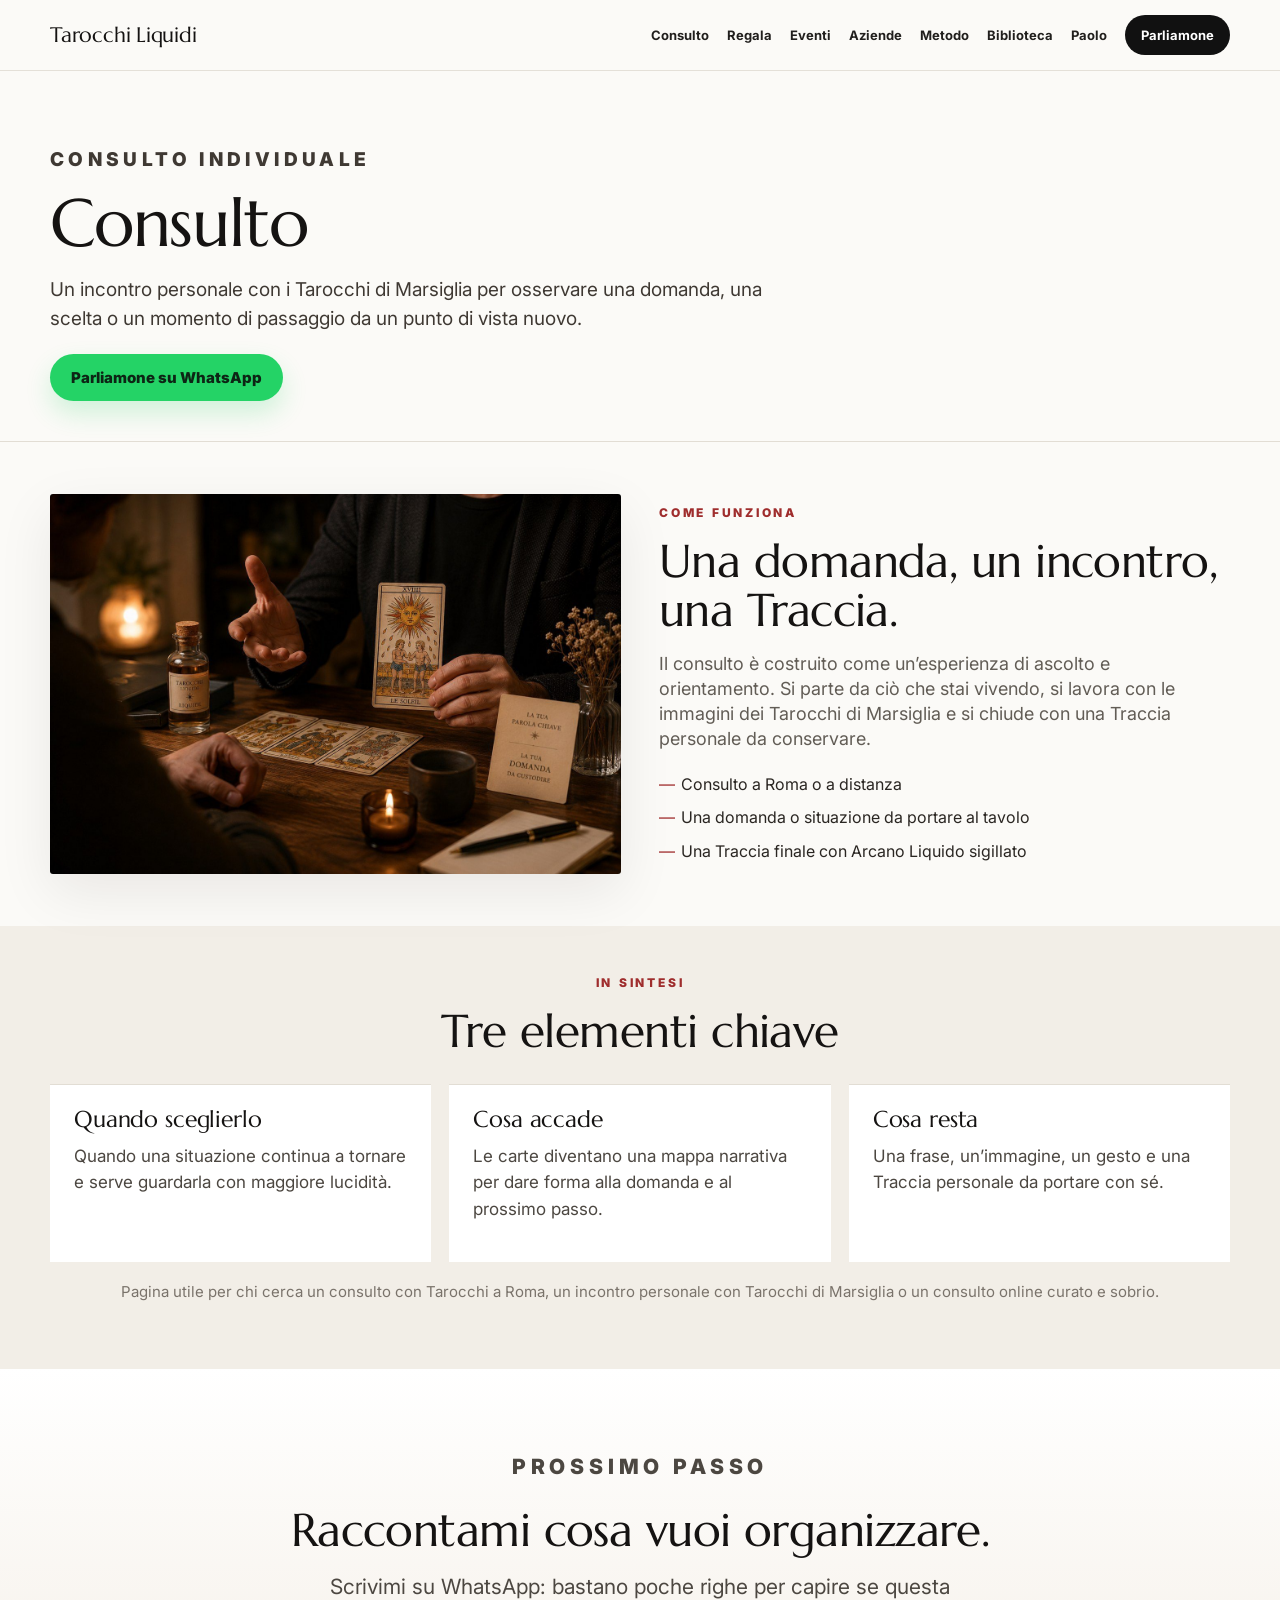
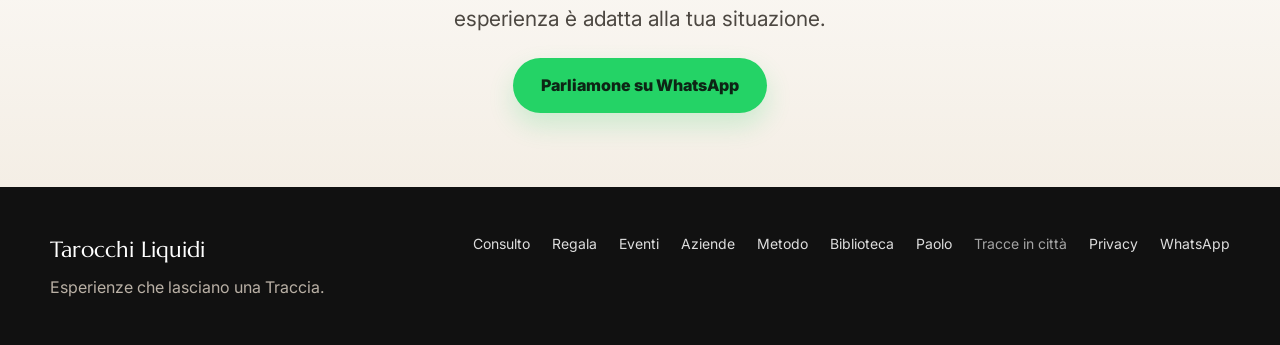
<file: per-te.html>
<!doctype html>
<html lang="it">
<head>

  <meta charset="utf-8">
  <meta name="viewport" content="width=device-width, initial-scale=1">
  <link rel="preconnect" href="https://fonts.googleapis.com">
  <link rel="preconnect" href="https://fonts.gstatic.com" crossorigin>
  <link href="https://fonts.googleapis.com/css2?family=Inter:wght@400;500;600;700;800;900&family=Marcellus&display=swap" rel="stylesheet">
  <link rel="icon" href="assets/favicon.png">
  <link rel="stylesheet" href="css/style.css?v=tl-next-v17">
  <title>Consulto Tarocchi a Roma e online | Tarocchi Liquidi</title>
  <meta name="description" content="Consulto individuale con Tarocchi di Marsiglia a Roma e online: un incontro per guardare una domanda, una scelta o un momento di passaggio con occhi nuovi.">
  <link rel="canonical" href="https://www.tarocchiliquidi.it/per-te.html">
</head>
<body>
  <a class="skip-link" href="#contenuto">Vai al contenuto</a>
  
<header class="site-header" aria-label="Navigazione principale">
  <div class="shell header-inner">
    <a class="brand" href="index.html" aria-label="Tarocchi Liquidi home">Tarocchi Liquidi</a>
    <button class="menu-toggle" aria-expanded="false" aria-controls="main-nav">Menu</button>
    <nav id="main-nav" class="main-nav">
      <a href="per-te.html">Consulto</a>
      <a href="il-dono.html">Regala</a>
      <a href="eventi.html">Eventi</a>
      <a href="aziende.html">Aziende</a>
      <a href="metodo.html">Metodo</a>
      <a href="biblioteca/index.html">Biblioteca</a>
      <a href="chi-sono.html">Paolo</a>
      <a class="nav-cta" href="https://wa.me/393282924284?text=Vorrei%20informazioni%20su%20Tarocchi%20Liquidi">Parliamone</a>
    </nav>
  </div>
</header>
  <main id="contenuto">
    <section class="page-hero">
      <div class="shell">
        <p class="eyebrow">Consulto individuale</p>
        <h1>Consulto</h1>
        <p>Un incontro personale con i Tarocchi di Marsiglia per osservare una domanda, una scelta o un momento di passaggio da un punto di vista nuovo.</p>
        <a class="button primary" href="https://wa.me/393282924284?text=Vorrei%20informazioni%20sul%20consulto%20individuale%20Tarocchi%20Liquidi">Parliamone su WhatsApp</a>
      </div>
    </section>

    <section class="section">
      <div class="shell content-split">
        <img src="assets/per-te.jpg" alt="Consulto individuale Tarocchi Liquidi a Roma">
        <div>
          <p class="eyebrow">Come funziona</p>
          <h2>Una domanda, un incontro, una Traccia.</h2>
          <p class="lead small">Il consulto è costruito come un’esperienza di ascolto e orientamento. Si parte da ciò che stai vivendo, si lavora con le immagini dei Tarocchi di Marsiglia e si chiude con una Traccia personale da conservare.</p>
          <ul class="content-list">
            <li>Consulto a Roma o a distanza</li><li>Una domanda o situazione da portare al tavolo</li><li>Una Traccia finale con Arcano Liquido sigillato</li>
          </ul>
        </div>
      </div>
    </section>

    <section class="section soft">
      <div class="shell narrow center">
        <p class="eyebrow">In sintesi</p>
        <h2>Tre elementi chiave</h2>
      </div>
      <div class="shell offer-grid">
        <article class="offer-card"><h3>Quando sceglierlo</h3><p>Quando una situazione continua a tornare e serve guardarla con maggiore lucidità.</p></article><article class="offer-card"><h3>Cosa accade</h3><p>Le carte diventano una mappa narrativa per dare forma alla domanda e al prossimo passo.</p></article><article class="offer-card"><h3>Cosa resta</h3><p>Una frase, un’immagine, un gesto e una Traccia personale da portare con sé.</p></article>
      </div>
      <div class="shell center">
        <p class="seo-note">Pagina utile per chi cerca un consulto con Tarocchi a Roma, un incontro personale con Tarocchi di Marsiglia o un consulto online curato e sobrio.</p>
      </div>
    </section>

    <section class="final-cta">
      <div class="shell narrow center">
        <p class="eyebrow">Prossimo passo</p>
        <h2>Raccontami cosa vuoi organizzare.</h2>
        <p>Scrivimi su WhatsApp: bastano poche righe per capire se questa esperienza è adatta alla tua situazione.</p>
        <a class="button primary" href="https://wa.me/393282924284?text=Vorrei%20informazioni%20sul%20consulto%20individuale%20Tarocchi%20Liquidi">Parliamone su WhatsApp</a>
      </div>
    </section>
  </main>
  
<footer class="site-footer">
  <div class="shell footer-grid">
    <div>
      <strong>Tarocchi Liquidi</strong>
      <p>Esperienze che lasciano una Traccia.</p>
    </div>
    <nav aria-label="Navigazione footer">
      <a href="per-te.html">Consulto</a>
      <a href="il-dono.html">Regala</a>
      <a href="eventi.html">Eventi</a>
      <a href="aziende.html">Aziende</a>
      <a href="metodo.html">Metodo</a>
      <a href="biblioteca/index.html">Biblioteca</a>
      <a href="chi-sono.html">Paolo</a>
      <a class="quiet-footer-link" href="tracce.html">Tracce in città</a>
      <a href="privacy.html">Privacy</a>
      <a href="https://wa.me/393282924284">WhatsApp</a>
    </nav>
  </div>
</footer>
<a class="mobile-sticky" href="https://wa.me/393282924284?text=Vorrei%20parlare%20di%20Tarocchi%20Liquidi">Parliamone su WhatsApp</a>
  <script src="js/script.js?v=tl-next-v17"></script>
</body>
</html>
</file>
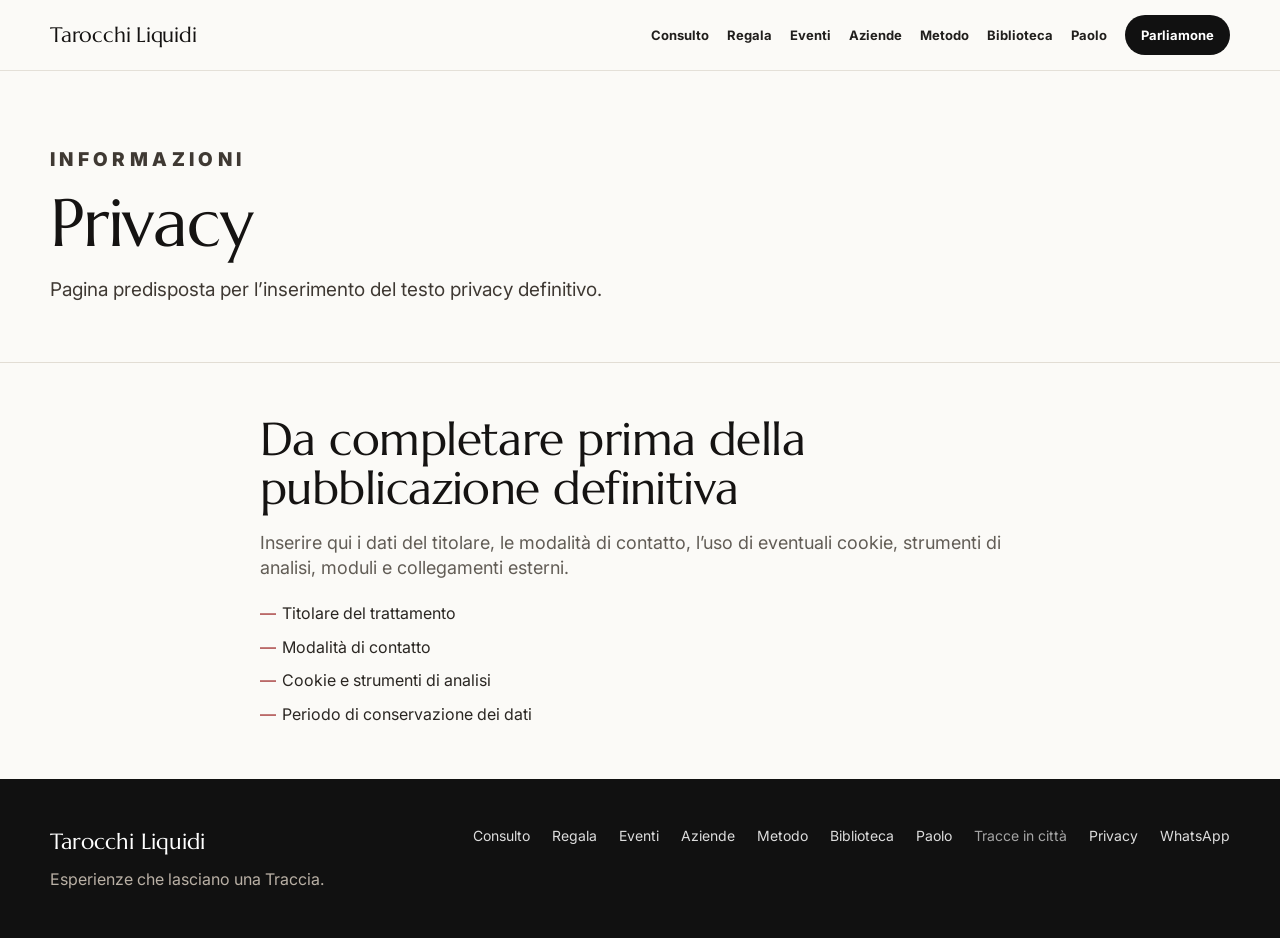
<file: privacy.html>
<!doctype html>
<html lang="it">
<head>

  <meta charset="utf-8">
  <meta name="viewport" content="width=device-width, initial-scale=1">
  <link rel="preconnect" href="https://fonts.googleapis.com">
  <link rel="preconnect" href="https://fonts.gstatic.com" crossorigin>
  <link href="https://fonts.googleapis.com/css2?family=Inter:wght@400;500;600;700;800;900&family=Marcellus&display=swap" rel="stylesheet">
  <link rel="icon" href="assets/favicon.png">
  <link rel="stylesheet" href="css/style.css?v=tl-next-v17">
  <title>Privacy | Tarocchi Liquidi</title>
  <meta name="description" content="Informazioni privacy Tarocchi Liquidi.">
  <meta name="robots" content="noindex,follow">
</head>
<body>
  <a class="skip-link" href="#contenuto">Vai al contenuto</a>
  
<header class="site-header" aria-label="Navigazione principale">
  <div class="shell header-inner">
    <a class="brand" href="index.html" aria-label="Tarocchi Liquidi home">Tarocchi Liquidi</a>
    <button class="menu-toggle" aria-expanded="false" aria-controls="main-nav">Menu</button>
    <nav id="main-nav" class="main-nav">
      <a href="per-te.html">Consulto</a>
      <a href="il-dono.html">Regala</a>
      <a href="eventi.html">Eventi</a>
      <a href="aziende.html">Aziende</a>
      <a href="metodo.html">Metodo</a>
      <a href="biblioteca/index.html">Biblioteca</a>
      <a href="chi-sono.html">Paolo</a>
      <a class="nav-cta" href="https://wa.me/393282924284?text=Vorrei%20informazioni%20su%20Tarocchi%20Liquidi">Parliamone</a>
    </nav>
  </div>
</header>
  <main id="contenuto">
    <section class="page-hero">
      <div class="shell">
        <p class="eyebrow">Informazioni</p>
        <h1>Privacy</h1>
        <p>Pagina predisposta per l’inserimento del testo privacy definitivo.</p>
      </div>
    </section>
    <section class="section">
      <div class="shell narrow">
        <h2>Da completare prima della pubblicazione definitiva</h2>
        <p class="lead small">Inserire qui i dati del titolare, le modalità di contatto, l’uso di eventuali cookie, strumenti di analisi, moduli e collegamenti esterni.</p>
        <ul class="content-list">
          <li>Titolare del trattamento</li>
          <li>Modalità di contatto</li>
          <li>Cookie e strumenti di analisi</li>
          <li>Periodo di conservazione dei dati</li>
        </ul>
      </div>
    </section>
  </main>
  
<footer class="site-footer">
  <div class="shell footer-grid">
    <div>
      <strong>Tarocchi Liquidi</strong>
      <p>Esperienze che lasciano una Traccia.</p>
    </div>
    <nav aria-label="Navigazione footer">
      <a href="per-te.html">Consulto</a>
      <a href="il-dono.html">Regala</a>
      <a href="eventi.html">Eventi</a>
      <a href="aziende.html">Aziende</a>
      <a href="metodo.html">Metodo</a>
      <a href="biblioteca/index.html">Biblioteca</a>
      <a href="chi-sono.html">Paolo</a>
      <a class="quiet-footer-link" href="tracce.html">Tracce in città</a>
      <a href="privacy.html">Privacy</a>
      <a href="https://wa.me/393282924284">WhatsApp</a>
    </nav>
  </div>
</footer>
<a class="mobile-sticky" href="https://wa.me/393282924284?text=Vorrei%20parlare%20di%20Tarocchi%20Liquidi">Parliamone su WhatsApp</a>
  <script src="js/script.js?v=tl-next-v17"></script>
</body>
</html>
</file>
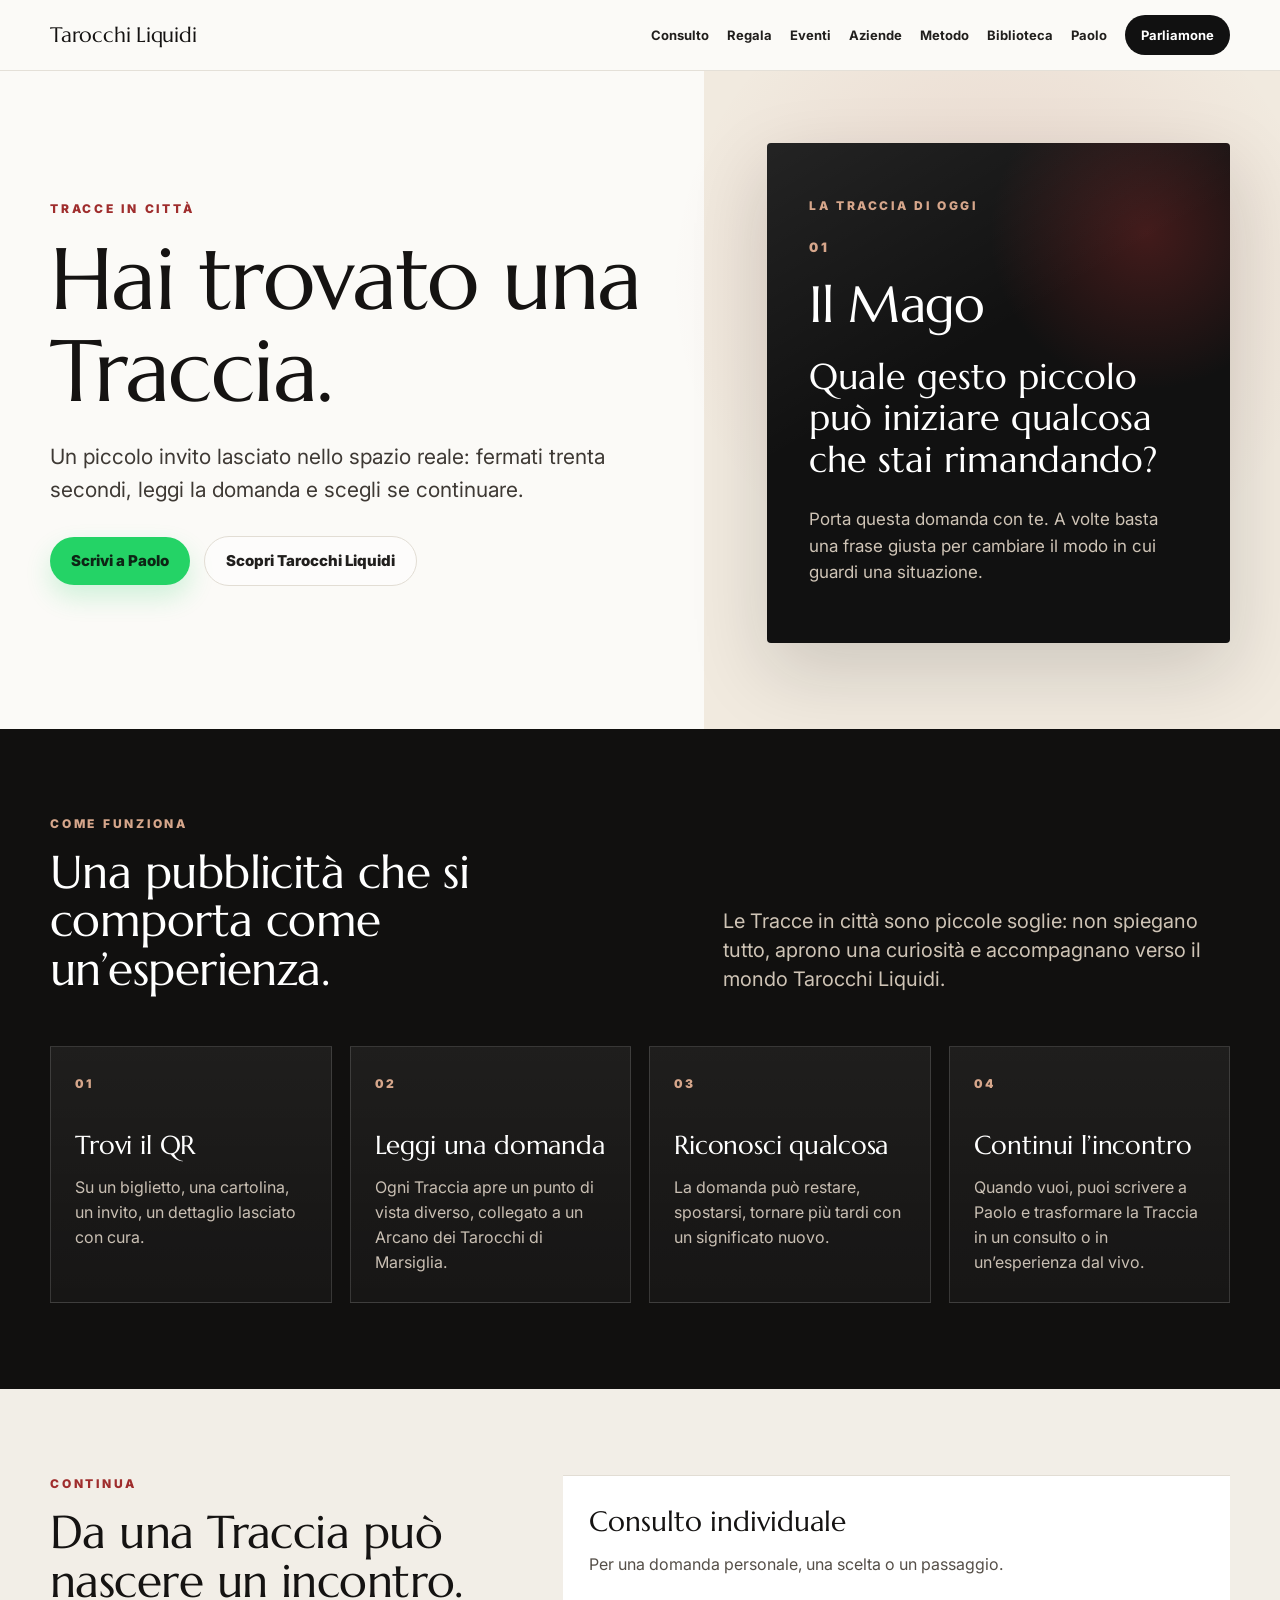
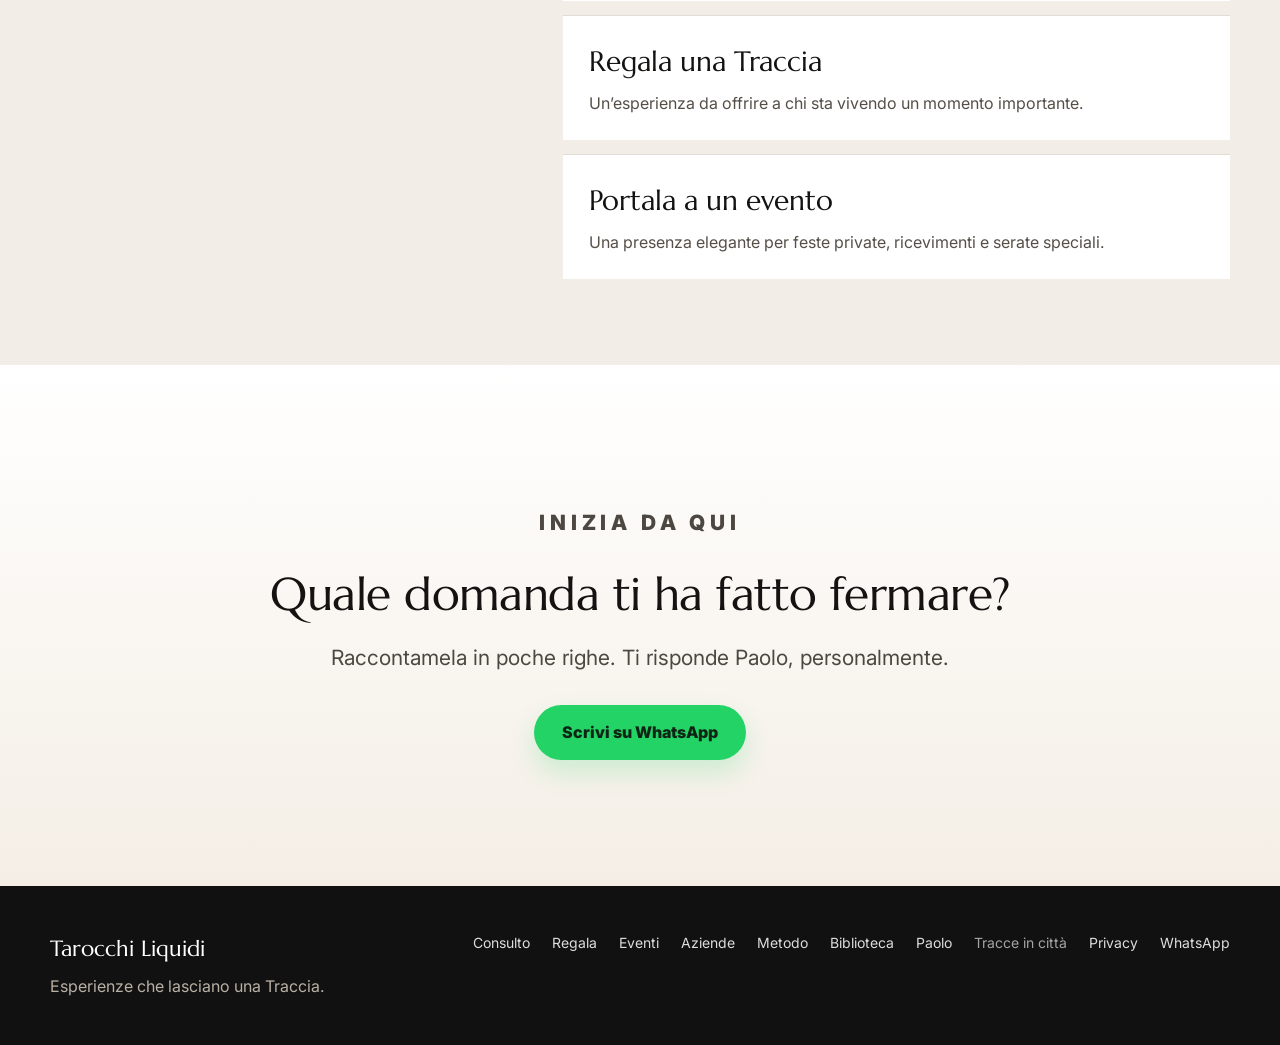
<file: tracce.html>
<!doctype html>
<html lang="it">
<head>
  <meta charset="utf-8">
  <meta name="viewport" content="width=device-width, initial-scale=1">
  <link rel="preconnect" href="https://fonts.googleapis.com">
  <link rel="preconnect" href="https://fonts.gstatic.com" crossorigin>
  <link href="https://fonts.googleapis.com/css2?family=Inter:wght@400;500;600;700;800;900&family=Marcellus&display=swap" rel="stylesheet">
  <link rel="icon" href="assets/favicon.png">
  <link rel="stylesheet" href="css/style.css?v=tl-next-v17">
  <title>Tracce in città | Tarocchi Liquidi</title>
  <meta name="description" content="Hai trovato una Traccia di Tarocchi Liquidi: una micro-esperienza urbana per fermarsi, osservare e scoprire una domanda.">
  <meta name="robots" content="noindex, follow">
  <link rel="canonical" href="https://www.tarocchiliquidi.it/tracce.html">
  <meta property="og:title" content="Hai trovato una Traccia | Tarocchi Liquidi">
  <meta property="og:description" content="Una micro-esperienza urbana: fermati trenta secondi, osserva la domanda, poi scegli se continuare.">
  <meta property="og:image" content="https://www.tarocchiliquidi.it/assets/og-image.jpg">
  <meta property="og:url" content="https://www.tarocchiliquidi.it/tracce.html">
  <meta property="og:type" content="website">
</head>
<body class="trace-city-page">
  <a class="skip-link" href="#contenuto">Vai al contenuto</a>
  <header class="site-header" aria-label="Navigazione principale">
    <div class="shell header-inner">
      <a class="brand" href="index.html" aria-label="Tarocchi Liquidi home">Tarocchi Liquidi</a>
      <button class="menu-toggle" aria-expanded="false" aria-controls="main-nav">Menu</button>
      <nav id="main-nav" class="main-nav">
        <a href="per-te.html">Consulto</a>
        <a href="il-dono.html">Regala</a>
        <a href="eventi.html">Eventi</a>
        <a href="aziende.html">Aziende</a>
        <a href="metodo.html">Metodo</a>
        <a href="biblioteca/index.html">Biblioteca</a>
        <a href="chi-sono.html">Paolo</a>
        <a class="nav-cta" href="https://wa.me/393282924284?text=Ho%20trovato%20una%20Traccia%20di%20Tarocchi%20Liquidi">Parliamone</a>
      </nav>
    </div>
  </header>

  <main id="contenuto">
    <section class="qr-hero">
      <div class="shell qr-grid">
        <div class="qr-copy">
          <p class="eyebrow">Tracce in città</p>
          <h1>Hai trovato una Traccia.</h1>
          <p class="hero-text">Un piccolo invito lasciato nello spazio reale: fermati trenta secondi, leggi la domanda e scegli se continuare.</p>
          <div class="hero-actions">
            <a class="button primary" href="https://wa.me/393282924284?text=Ho%20trovato%20una%20Traccia%20di%20Tarocchi%20Liquidi">Scrivi a Paolo</a>
            <a class="button ghost" href="index.html">Scopri Tarocchi Liquidi</a>
          </div>
        </div>

        <aside class="qr-card" aria-labelledby="qr-card-title">
          <p class="qr-kicker">La Traccia di oggi</p>
          <span class="qr-number" id="qrArcanoNumber">00</span>
          <h2 id="qr-card-title"><span id="qrArcanoTitle">Il Matto</span></h2>
          <p class="qr-line" id="qrArcanoLine">Che cosa ti chiede di muoverti prima di avere tutte le garanzie?</p>
          <p class="qr-note">Porta questa domanda con te. A volte basta una frase giusta per cambiare il modo in cui guardi una situazione.</p>
        </aside>
      </div>
    </section>

    <section class="section qr-how dark" aria-labelledby="qr-how-title">
      <div class="shell ritual-head">
        <div>
          <p class="eyebrow">Come funziona</p>
          <h2 id="qr-how-title">Una pubblicità che si comporta come un’esperienza.</h2>
        </div>
        <p>Le Tracce in città sono piccole soglie: non spiegano tutto, aprono una curiosità e accompagnano verso il mondo Tarocchi Liquidi.</p>
      </div>
      <div class="shell ritual-grid">
        <article>
          <span>01</span>
          <h3>Trovi il QR</h3>
          <p>Su un biglietto, una cartolina, un invito, un dettaglio lasciato con cura.</p>
        </article>
        <article>
          <span>02</span>
          <h3>Leggi una domanda</h3>
          <p>Ogni Traccia apre un punto di vista diverso, collegato a un Arcano dei Tarocchi di Marsiglia.</p>
        </article>
        <article>
          <span>03</span>
          <h3>Riconosci qualcosa</h3>
          <p>La domanda può restare, spostarsi, tornare più tardi con un significato nuovo.</p>
        </article>
        <article>
          <span>04</span>
          <h3>Continui l’incontro</h3>
          <p>Quando vuoi, puoi scrivere a Paolo e trasformare la Traccia in un consulto o in un’esperienza dal vivo.</p>
        </article>
      </div>
    </section>

    <section class="section soft" aria-labelledby="qr-continue-title">
      <div class="shell qr-continue">
        <div>
          <p class="eyebrow">Continua</p>
          <h2 id="qr-continue-title">Da una Traccia può nascere un incontro.</h2>
        </div>
        <div class="qr-actions-panel">
          <a class="qr-action" href="per-te.html">
            <strong>Consulto individuale</strong>
            <span>Per una domanda personale, una scelta o un passaggio.</span>
          </a>
          <a class="qr-action" href="il-dono.html">
            <strong>Regala una Traccia</strong>
            <span>Un’esperienza da offrire a chi sta vivendo un momento importante.</span>
          </a>
          <a class="qr-action" href="eventi.html">
            <strong>Portala a un evento</strong>
            <span>Una presenza elegante per feste private, ricevimenti e serate speciali.</span>
          </a>
        </div>
      </div>
    </section>

    <section class="final-cta" aria-labelledby="qr-cta-title">
      <div class="shell narrow center">
        <p class="eyebrow">Inizia da qui</p>
        <h2 id="qr-cta-title">Quale domanda ti ha fatto fermare?</h2>
        <p>Raccontamela in poche righe. Ti risponde Paolo, personalmente.</p>
        <a class="button primary" href="https://wa.me/393282924284?text=Ho%20trovato%20una%20Traccia.%20La%20mia%20domanda%20%C3%A8%3A">Scrivi su WhatsApp</a>
      </div>
    </section>
  </main>

  <footer class="site-footer">
    <div class="shell footer-grid">
      <div>
        <strong>Tarocchi Liquidi</strong>
        <p>Esperienze che lasciano una Traccia.</p>
      </div>
      <nav aria-label="Navigazione footer">
        <a href="per-te.html">Consulto</a>
        <a href="il-dono.html">Regala</a>
        <a href="eventi.html">Eventi</a>
        <a href="aziende.html">Aziende</a>
        <a href="metodo.html">Metodo</a>
        <a href="biblioteca/index.html">Biblioteca</a>
        <a href="chi-sono.html">Paolo</a>
        <a class="quiet-footer-link" href="tracce.html">Tracce in città</a>
        <a href="privacy.html">Privacy</a>
        <a href="https://wa.me/393282924284">WhatsApp</a>
      </nav>
    </div>
  </footer>
  <a class="mobile-sticky" href="https://wa.me/393282924284?text=Ho%20trovato%20una%20Traccia%20di%20Tarocchi%20Liquidi">Scrivi su WhatsApp</a>
  <script src="js/script.js?v=tl-next-v17"></script>
</body>
</html>
</file>
<file: css/style.css>
:root{
  --bg:#fbfaf7;
  --paper:#ffffff;
  --soft:#f2eee7;
  --ink:#151312;
  --muted:#625d56;
  --line:#e2ddd4;
  --accent:#9f2d2d;
  --gold:#a58954;
  --whatsapp:#24d366;
  --display: 'Marcellus', Georgia, serif;
  --serif: Georgia, 'Times New Roman', serif;
  --sans: Inter, ui-sans-serif, system-ui, -apple-system, BlinkMacSystemFont, 'Segoe UI', sans-serif;
  --shell:1180px;
  --night:#11100f;
  --cream:#f7f2ea;
}
*{box-sizing:border-box}
html{scroll-behavior:smooth}
body{
  margin:0;
  background:var(--bg);
  color:var(--ink);
  font-family:var(--sans);
  font-size:16px;
  line-height:1.55;
  text-rendering:optimizeLegibility;
}
img{max-width:100%;display:block}
a{color:inherit;text-decoration:none}
.skip-link{position:absolute;left:-999px;top:auto;width:1px;height:1px;overflow:hidden}
.skip-link:focus{left:16px;top:16px;width:auto;height:auto;padding:10px 14px;background:#fff;z-index:1000;border:1px solid var(--line)}
.shell{width:min(var(--shell), calc(100% - 56px));margin:0 auto}
.narrow{max-width:760px}
.center{text-align:center}
.section{padding:86px 0}
.section.compact{padding:66px 0}
.soft{background:var(--soft)}
.paper{background:var(--paper)}
.eyebrow{
  margin:0 0 14px;
  color:var(--accent);
  font-size:12px;
  font-weight:850;
  letter-spacing:.23em;
  text-transform:uppercase;
}
h1,h2,h3{font-family:var(--display);font-weight:400;line-height:1.06;margin:0;color:var(--ink)}
h1{font-size:clamp(52px, 6.2vw, 84px);letter-spacing:-.018em;max-width:690px}
h2{font-size:clamp(32px, 3.6vw, 50px);letter-spacing:-.012em}
h3{font-size:clamp(22px, 1.8vw, 28px);letter-spacing:-.006em}
p{margin:0 0 18px;color:var(--muted)}
.lead{font-size:22px;color:#2c2824;line-height:1.38;margin-top:18px}
.lead.small{font-size:18px;color:var(--muted)}
.site-header{
  position:sticky;
  top:0;
  z-index:100;
  background:rgba(251,250,247,.94);
  border-bottom:1px solid rgba(226,221,212,.9);
  backdrop-filter:blur(12px);
}
.header-inner{min-height:70px;display:flex;align-items:center;justify-content:space-between;gap:22px}
.brand{font-family:var(--display);font-weight:400;font-size:21px;letter-spacing:-.01em;white-space:nowrap}
.main-nav{display:flex;align-items:center;gap:18px;font-size:13px;font-weight:700;white-space:nowrap}
.main-nav a{color:#211f1d}
.main-nav a:hover{color:var(--accent)}
.nav-cta{background:#111!important;color:white!important;padding:10px 16px;border-radius:999px}
.nav-cta:hover{background:var(--accent)!important;color:white!important}
.menu-toggle{display:none;border:1px solid var(--line);background:transparent;padding:8px 12px;border-radius:999px;font:inherit}
.hero{padding:68px 0 82px}
.hero-grid{display:grid;grid-template-columns:1fr .95fr;gap:74px;align-items:center;min-height:calc(100vh - 156px)}
.hero-copy{padding:8px 0 10px}
.hero-payoff{
  margin:8px 0 0;
  font-family:var(--display);
  font-size:clamp(29px, 3.2vw, 44px);
  line-height:1.08;
  letter-spacing:-.015em;
  color:var(--accent);
}
.hero-text{font-size:21px;line-height:1.55;max-width:620px;margin:24px 0 30px;color:#3e3934}
.hero-media{margin:0;height:clamp(460px, 62vh, 650px);overflow:hidden;border-radius:3px;background:#ddd2c4;box-shadow:0 26px 70px rgba(21,19,18,.12)}
.hero-media img{width:100%;height:100%;object-fit:cover;object-position:center}
.button{display:inline-flex;align-items:center;justify-content:center;min-height:46px;padding:12px 21px;border-radius:999px;font-weight:850;font-size:15px;transition:transform .2s ease, background .2s ease, color .2s ease,border-color .2s ease, box-shadow .2s ease}
.button:hover{transform:translateY(-1px)}
.button.primary{background:var(--whatsapp);color:#0d2515;box-shadow:0 12px 26px rgba(36,211,102,.20)}
.button.secondary{border:1px solid var(--ink);color:var(--ink)}
.button.secondary:hover{background:var(--ink);color:white}
.button.dark{background:#111;color:#fff}
.intro .lead{max-width:650px;margin-left:auto;margin-right:auto}
.experience-grid{display:grid;grid-template-columns:repeat(4, 1fr);gap:20px;margin-top:42px}
.experience-tile{position:relative;min-height:440px;overflow:hidden;background:#111;color:#fff;border-radius:3px;isolation:isolate}
.experience-tile img{width:100%;height:100%;position:absolute;inset:0;object-fit:cover;transition:transform .65s ease, opacity .3s ease;opacity:.82}
.experience-tile:after{content:"";position:absolute;inset:0;background:linear-gradient(180deg,rgba(0,0,0,.05),rgba(0,0,0,.76));z-index:1}
.tile-overlay{position:absolute;inset:auto 0 0;z-index:2;padding:26px;display:flex;flex-direction:column;gap:10px}
.tile-overlay strong{font-family:var(--display);font-size:30px;line-height:1.05;letter-spacing:-.01em}
.tile-overlay em{font-style:normal;color:rgba(255,255,255,.88);font-size:14px;line-height:1.45;max-width:290px}
.tile-overlay span:last-child{font-weight:850;color:#fff;margin-top:4px}
.experience-tile:hover img{transform:scale(1.045);opacity:.94}
.split-grid{display:grid;grid-template-columns:1.04fr .96fr;gap:74px;align-items:center}
.split-grid.reverse{grid-template-columns:.92fr 1.08fr}
.section-media{margin:0;height:520px;overflow:hidden;background:#ddd2c4;border-radius:3px;box-shadow:0 18px 55px rgba(21,19,18,.08)}
.section-media img{width:100%;height:100%;object-fit:cover;object-position:center}
.paolo-media{height:480px}
.section-copy{max-width:560px}
.section-copy p{font-size:18px;color:#49443e}
.closing-line{color:var(--ink)!important;font-weight:750}
.trace-steps{display:grid;gap:10px;margin:28px 0 28px;font-family:var(--display);font-size:32px;line-height:1.05;color:var(--ink)}
.trace-steps span{display:block}
.reasons-grid{display:grid;grid-template-columns:repeat(3, 1fr);gap:34px;margin-top:46px}
.reasons-grid article{border-top:1px solid var(--line);padding-top:24px;min-height:170px}
.reason-number{display:block;margin-bottom:16px;color:var(--accent);font-size:13px;font-weight:850;letter-spacing:.18em}
.reasons-grid p{font-size:19px;color:var(--ink);line-height:1.45;max-width:315px}
.section-action{margin-top:32px}
.text-link{font-weight:850;color:var(--accent)}
.text-link:hover{text-decoration:underline;text-underline-offset:4px}
.value-grid,.review-grid,.offer-grid{display:grid;grid-template-columns:repeat(3, 1fr);gap:22px;margin-top:42px}
.value-card,blockquote,.offer-card{margin:0;padding:28px;border-top:1px solid var(--line);background:#fff}
.value-card h3,.offer-card h3{margin-bottom:12px}
.value-card p,.offer-card p{font-size:17px;color:#4c4741}
.review-rating{display:inline-flex;gap:12px;align-items:center;margin-top:22px;padding:10px 16px;border:1px solid var(--line);border-radius:999px;background:#fff;font-weight:850;color:#201d1a}
.stars{letter-spacing:.08em;color:var(--gold)}
blockquote p{font-family:var(--display);font-size:21px;line-height:1.4;color:var(--ink)}
cite{display:block;margin-top:16px;color:var(--muted);font-style:normal;font-size:14px}
.final-cta{padding:118px 0 126px;background:#fff}
.final-cta h2{max-width:760px;margin:0 auto}
.final-cta p{font-size:21px;margin:24px auto 30px;max-width:650px;color:#4c4741}
.site-footer{padding:46px 0;background:#111;color:#fff}
.footer-grid{display:grid;grid-template-columns:1fr 2fr;gap:38px;align-items:start}
.site-footer strong{font-family:var(--display);font-size:22px;font-weight:400}
.site-footer p{color:#b9b0a5;margin:8px 0 0}
.site-footer nav{display:flex;gap:16px 22px;flex-wrap:wrap;justify-content:flex-end;font-size:14px;color:#ddd}
.site-footer a:hover{color:#fff;text-decoration:underline;text-underline-offset:4px}
.mobile-sticky{display:none}
/* Interior pages */
.page-hero{padding:92px 0 68px;border-bottom:1px solid var(--line)}
.page-hero h1{font-size:clamp(52px,6vw,84px)}
.page-hero p{font-size:21px;max-width:820px;margin-top:22px;color:#3f3933}
.page-hero .button{margin-top:8px}
.placeholder-grid,.content-split{display:grid;grid-template-columns:1fr 1fr;gap:54px;align-items:center}
.placeholder-grid img,.content-split img{height:450px;width:100%;object-fit:cover;border-radius:3px;box-shadow:0 18px 55px rgba(21,19,18,.08)}
.content-list{list-style:none;padding:0;margin:28px 0 0;display:grid;gap:12px;color:var(--ink)}
.content-list li{padding-left:22px;position:relative;color:#2a2622}
.content-list li:before{content:"—";position:absolute;left:0;color:var(--accent)}
.steps{counter-reset:step;display:grid;grid-template-columns:repeat(3,1fr);gap:24px;margin-top:42px}
.step{counter-increment:step;border-top:1px solid var(--line);padding-top:24px;background:#fff;padding-left:0}
.step:before{content:"0" counter(step);display:block;color:var(--accent);font-weight:850;letter-spacing:.18em;font-size:13px;margin-bottom:14px}
.step h3{margin-bottom:12px}
.seo-note{font-size:15px;color:#7a736b;margin-top:26px}
@media (max-width: 1080px){
  .main-nav{gap:13px;font-size:12px}
}
@media (max-width: 980px){
  .shell{width:min(100% - 32px, var(--shell))}
  .menu-toggle{display:inline-flex}
  .main-nav{position:absolute;left:16px;right:16px;top:78px;background:#fff;border:1px solid var(--line);padding:18px;display:none;flex-direction:column;align-items:flex-start;gap:14px;box-shadow:0 18px 40px rgba(0,0,0,.08);font-size:15px;white-space:normal}
  .main-nav.is-open{display:flex}
  .nav-cta{width:100%;text-align:center}
  .hero{padding:42px 0 56px}
  .hero-grid,.split-grid,.split-grid.reverse,.placeholder-grid,.content-split{grid-template-columns:1fr;gap:34px;min-height:0}
  .hero-media{height:390px;min-height:0;order:-1}
  .hero-copy{padding:0}
  .experience-grid{grid-template-columns:1fr 1fr}
  .experience-tile{min-height:365px}
  .reasons-grid,.review-grid,.value-grid,.offer-grid,.steps{grid-template-columns:1fr}
  .section-media,.paolo-media{height:390px}
  .footer-grid{grid-template-columns:1fr}
  .site-footer nav{justify-content:flex-start}
}
@media (max-width: 640px){
  body{font-size:15px;padding-bottom:68px}
  .section{padding:54px 0}
  .section.compact{padding:46px 0}
  .header-inner{min-height:64px}
  .main-nav{top:72px}
  .brand{font-size:20px}
  h1{font-size:46px;letter-spacing:-.045em}
  h2{font-size:36px}
  .hero{padding:28px 0 48px}
  .hero-media{height:300px}
  .hero-payoff{font-size:33px}
  .hero-text{font-size:18px;margin:18px 0 24px}
  .lead{font-size:19px}
  .experience-grid{grid-template-columns:1fr;gap:14px;margin-top:34px}
  .experience-tile{min-height:306px}
  .tile-overlay{padding:22px}
  .tile-overlay strong{font-size:30px}
  .section-media,.paolo-media,.placeholder-grid img,.content-split img{height:310px}
  .trace-steps{font-size:28px}
  .value-card,blockquote,.offer-card{padding:23px}
  blockquote p{font-size:20px}
  .final-cta{padding:76px 0 82px}
  .page-hero{padding:58px 0 46px}
  .page-hero p{font-size:18px}
  .mobile-sticky{display:flex;position:fixed;left:14px;right:14px;bottom:12px;z-index:120;align-items:center;justify-content:center;min-height:48px;border-radius:999px;background:var(--whatsapp);color:#0d2515;font-weight:900;box-shadow:0 16px 34px rgba(0,0,0,.20)}
}


/* TL NEXT v4 — ritmo, marchio, conversione */
.drop-mark{display:block;width:18px;height:24px;margin:0 0 18px;background:linear-gradient(160deg,var(--accent),#4b1111);border-radius:70% 70% 78% 78%;transform:rotate(45deg);box-shadow:0 10px 24px rgba(159,45,45,.18)}
.hero-logo-mark{display:block;width:72px;height:72px;object-fit:contain;margin:0 0 12px;filter:drop-shadow(0 10px 20px rgba(21,19,18,.07))}
.drop-mark.small{width:12px;height:16px;margin:0 auto 14px;opacity:.9}
.hero-v4{position:relative;padding:18px 0 52px;background:linear-gradient(90deg,#fbfaf7 0%,#fbfaf7 52%,#f1eadf 52%,#f1eadf 100%);overflow:hidden}
.hero-v4:before{content:"";position:absolute;inset:0;background:radial-gradient(circle at 72% 36%,rgba(159,45,45,.10),transparent 28%);pointer-events:none}
.hero-v4 .hero-grid{position:relative;z-index:1;min-height:0;grid-template-columns:.95fr 1.08fr;gap:48px;align-items:center}
.hero-v4 .hero-media{height:clamp(490px,64vh,660px);border-radius:2px;box-shadow:0 34px 88px rgba(21,19,18,.16)}
.hero-v4 .hero-media img{object-position:center center;filter:contrast(1.04) saturate(.96)}
.hero-actions{display:flex;gap:14px;align-items:center;flex-wrap:wrap}
.button.ghost{border:1px solid var(--line);color:#211f1d;background:rgba(255,255,255,.52)}
.button.ghost:hover{background:#fff;border-color:#cfc6b8}
.signal-strip{background:#111;color:#fff;border-top:1px solid rgba(255,255,255,.08);border-bottom:1px solid rgba(255,255,255,.08)}
.signal-grid{display:grid;grid-template-columns:repeat(4,1fr);gap:1px}
.signal-grid span{display:flex;min-height:72px;align-items:center;justify-content:center;text-align:center;padding:14px 18px;border-left:1px solid rgba(255,255,255,.11);font-size:13px;font-weight:850;letter-spacing:.12em;text-transform:uppercase;color:#f1e7d8}
.signal-grid span:last-child{border-right:1px solid rgba(255,255,255,.11)}
.dark{background:var(--night);color:#fff}
.dark h2,.dark h3{color:#fff}
.dark p{color:#cfc4b6}
.dark .eyebrow{color:#d6a68b}
.trace-ritual{padding:92px 0 104px}
.ritual-head{display:grid;grid-template-columns:1.1fr .9fr;gap:54px;align-items:end;margin-bottom:52px}
.ritual-head p:last-child{font-size:20px;line-height:1.45;max-width:560px;margin:0}
.ritual-grid{display:grid;grid-template-columns:repeat(4,1fr);gap:18px}
.ritual-grid article{min-height:280px;padding:28px 24px;border:1px solid rgba(255,255,255,.14);background:linear-gradient(180deg,rgba(255,255,255,.06),rgba(255,255,255,.025));display:flex;flex-direction:column;justify-content:flex-start}
.ritual-grid article span{color:#d6a68b;font-size:12px;font-weight:900;letter-spacing:.18em;margin-bottom:38px}
.ritual-grid h3{font-size:26px;margin-bottom:16px}
.ritual-grid p{font-size:16px;margin:0;color:#c9bfb3}
.trace-showcase{display:grid;grid-template-columns:1.25fr .75fr;gap:64px;align-items:center}
.trace-showcase .trace-media{height:560px}
.trace-copy{padding:38px 0}
.intro .drop-mark,.why .drop-mark,.reviews .drop-mark,.final-cta .drop-mark{transform:rotate(45deg)}
.experience-grid{margin-top:48px}
.experience-tile{min-height:470px;box-shadow:0 18px 46px rgba(21,19,18,.08)}
.experience-tile:after{background:linear-gradient(180deg,rgba(0,0,0,.02) 10%,rgba(0,0,0,.84) 100%)}
.tile-overlay{padding:30px}
.tile-overlay strong{font-size:32px}
.reasons-grid article,.value-card{position:relative;background:rgba(255,255,255,.75)}
.reasons-grid article:before,.value-card:before{content:"";position:absolute;top:-1px;left:0;width:42px;height:1px;background:var(--accent)}
.paolo .section-media{box-shadow:0 24px 70px rgba(21,19,18,.12)}
.final-cta{background:linear-gradient(180deg,#fff 0%,#f4eee5 100%)}
.final-cta .button.primary{font-size:16px;padding:15px 28px}
@media (max-width: 980px){
  .hero-v4{background:#fbfaf7;padding-top:18px}
  .hero-v4 .hero-grid{grid-template-columns:1fr;gap:28px;min-height:0}
  .hero-v4 .hero-media{height:390px;order:-1}
  .signal-grid{grid-template-columns:repeat(2,1fr)}
  .ritual-head,.ritual-grid,.trace-showcase{grid-template-columns:1fr}
  .ritual-grid article{min-height:220px}
  .trace-showcase .trace-media{height:430px}
}
@media (max-width: 640px){
  .hero-v4 .hero-media{height:300px}
  .hero-v4 h1{font-size:47px}
  .hero-actions{align-items:stretch}
  .hero-actions .button{width:100%}
  .signal-grid{grid-template-columns:1fr}
  .signal-grid span{min-height:54px;font-size:12px}
  .trace-ritual{padding:62px 0 70px}
  .ritual-head{gap:22px;margin-bottom:30px}
  .ritual-head p:last-child{font-size:18px}
  .ritual-grid{gap:12px}
  .ritual-grid article{min-height:0;padding:24px 22px}
  .ritual-grid article span{margin-bottom:22px}
  .trace-showcase{gap:26px}
  .trace-showcase .trace-media{height:310px}
  .experience-tile{min-height:330px}
}


/* TL NEXT v5 — font più moderno, logo hero, meno spazio in apertura */
.hero-copy .eyebrow{margin-top:0;margin-bottom:10px}
.hero-logo-mark + .eyebrow{margin-top:0}
.hero-payoff{max-width:620px}
@media (max-width: 980px){
  .hero-logo-mark{width:58px;height:58px;margin-bottom:10px}
}
@media (max-width: 640px){
  .hero-logo-mark{width:52px;height:52px;margin-bottom:10px}
  h1{letter-spacing:-.02em}
  h2{letter-spacing:-.01em}
}


/* TL NEXT v6 — pulizia gocce decorative e hero più compatta */
.drop-mark,
.hero-logo-mark{display:none!important}
.hero-v4{padding:8px 0 42px}
.hero-v4 .hero-grid{gap:42px}
.hero-copy .eyebrow{margin-top:0}
.section .narrow.center .eyebrow{margin-top:0}
.why .shell.narrow.center,
.reviews .shell.narrow.center,
.final-cta .shell.narrow.center{padding-top:0}
@media (max-width: 980px){
  .hero-v4{padding:14px 0 44px}
}
@media (max-width: 640px){
  .hero-v4{padding:18px 0 42px}
}

/* TL NEXT v7 — Tracce in città / QR landing */
.quiet-footer-link{opacity:.72}
.quiet-footer-link:hover{opacity:1}
.trace-city-page{background:#fbfaf7}
.qr-hero{position:relative;padding:72px 0 86px;background:linear-gradient(90deg,#fbfaf7 0%,#fbfaf7 55%,#f1eadf 55%,#f1eadf 100%);overflow:hidden}
.qr-hero:before{content:"";position:absolute;inset:0;background:radial-gradient(circle at 78% 32%,rgba(159,45,45,.11),transparent 30%);pointer-events:none}
.qr-grid{position:relative;z-index:1;display:grid;grid-template-columns:1fr .72fr;gap:74px;align-items:center}
.qr-copy h1{font-size:clamp(56px,6.8vw,92px);max-width:650px}
.qr-card{background:#111;color:#fff;padding:42px 42px 46px;border-radius:4px;box-shadow:0 28px 78px rgba(21,19,18,.16);min-height:500px;display:flex;flex-direction:column;justify-content:center;position:relative;overflow:hidden}
.qr-card:before{content:"";position:absolute;inset:0;background:linear-gradient(150deg,rgba(255,255,255,.08),rgba(255,255,255,0) 42%),radial-gradient(circle at 82% 18%,rgba(159,45,45,.35),transparent 28%);pointer-events:none}
.qr-card > *{position:relative;z-index:1}
.qr-kicker{margin:0 0 22px;color:#d6a68b;text-transform:uppercase;letter-spacing:.22em;font-size:12px;font-weight:850}
.qr-number{display:block;color:#d6a68b;font-size:13px;font-weight:900;letter-spacing:.2em;margin-bottom:20px}
.qr-card h2{color:#fff;font-size:clamp(38px,4vw,58px);margin-bottom:24px}
.qr-line{font-family:var(--display);font-size:clamp(24px,2.8vw,36px);line-height:1.16;color:#fff;margin:0 0 26px}
.qr-note{color:#cfc4b6;font-size:17px;max-width:430px;margin:0}
.qr-how .ritual-grid article{min-height:250px}
.qr-continue{display:grid;grid-template-columns:.8fr 1.2fr;gap:68px;align-items:start}
.qr-actions-panel{display:grid;gap:14px}
.qr-action{display:block;background:#fff;border-top:1px solid var(--line);padding:24px 26px;transition:transform .2s ease, box-shadow .2s ease}
.qr-action:hover{transform:translateY(-2px);box-shadow:0 18px 48px rgba(21,19,18,.08)}
.qr-action strong{display:block;font-family:var(--display);font-size:28px;font-weight:400;color:var(--ink);margin-bottom:8px}
.qr-action span{display:block;color:#554f48;font-size:16px}
@media (max-width: 980px){
  .qr-hero{background:#fbfaf7;padding:54px 0 68px}
  .qr-grid,.qr-continue{grid-template-columns:1fr;gap:34px}
  .qr-card{min-height:420px;padding:34px}
}
@media (max-width: 640px){
  .qr-hero{padding:38px 0 54px}
  .qr-copy h1{font-size:47px}
  .qr-card{min-height:380px;padding:28px}
  .qr-card h2{font-size:38px}
  .qr-line{font-size:25px}
  .qr-action strong{font-size:24px}
}


/* TL NEXT v9 — sottopagine compatte + video Il Dono + video Eventi */
main .page-hero{padding:58px 0 40px}
main .page-hero h1{font-size:clamp(46px,5.2vw,72px)}
main .page-hero p{font-size:19px;max-width:760px;margin-top:16px}
main .page-hero .button{margin-top:2px}
main .page-hero ~ .section{padding:52px 0}
main .page-hero ~ .section.soft{padding:48px 0}
main .page-hero ~ .final-cta{padding:66px 0 74px}
main .page-hero ~ .final-cta p{margin-top:16px;margin-bottom:22px}
main .page-hero ~ .section .narrow.center{margin-bottom:0}
.content-split,.placeholder-grid{gap:38px}
.placeholder-grid img,.content-split img{height:380px}
.offer-grid,.steps{margin-top:28px;gap:18px}
.offer-card,.step{padding:22px 24px}
.content-list{margin-top:20px;gap:9px}
.seo-note{margin-top:18px}
.gift-video-section,.event-video-section{border-top:1px solid rgba(226,221,212,.65);border-bottom:1px solid rgba(226,221,212,.65)}
.video-split{display:grid;grid-template-columns:.72fr 1.28fr;gap:42px;align-items:center}
.video-frame{margin:0;background:#111;border-radius:4px;overflow:hidden;box-shadow:0 22px 62px rgba(21,19,18,.13)}
.video-frame video{display:block;width:100%;aspect-ratio:16/9;object-fit:cover;background:#111}
@media (max-width:980px){
  main .page-hero{padding:46px 0 34px}
  main .page-hero ~ .section,main .page-hero ~ .section.soft{padding:42px 0}
  main .page-hero ~ .final-cta{padding:56px 0 64px}
  .video-split{grid-template-columns:1fr;gap:26px}
  .placeholder-grid img,.content-split img{height:330px}
}
@media (max-width:640px){
  main .page-hero{padding:34px 0 28px}
  main .page-hero h1{font-size:42px}
  main .page-hero p{font-size:17px;margin-top:12px}
  main .page-hero ~ .section,main .page-hero ~ .section.soft{padding:34px 0}
  main .page-hero ~ .final-cta{padding:46px 0 58px}
  .content-split,.placeholder-grid{gap:24px}
  .placeholder-grid img,.content-split img{height:280px}
  .offer-grid,.steps{margin-top:22px;gap:12px}
  .offer-card,.step{padding:20px}
}

/* TL NEXT v12 — Eventi: CTA dopo video + processo senza immagine duplicata */
.event-video-section .video-split{grid-template-columns:.62fr 1.38fr;gap:48px}
.event-video-section .video-frame{max-width:760px;justify-self:end}
.event-mid-cta{background:#fff;text-align:center}
.event-mid-cta p{font-size:19px;max-width:760px;margin:18px auto 26px;color:#4c4741}
.event-process-section .narrow.center{margin-bottom:28px}
.event-process-grid{display:grid;grid-template-columns:repeat(5,1fr);gap:16px;margin-top:30px}
.event-process-grid article{background:#fff;border-top:1px solid var(--line);padding:24px 22px;min-height:260px;position:relative}
.event-process-grid article:before{content:"";position:absolute;top:-1px;left:0;width:42px;height:1px;background:var(--accent)}
.event-process-grid span{display:block;color:var(--accent);font-size:12px;font-weight:900;letter-spacing:.18em;margin-bottom:20px}
.event-process-grid h3{font-size:24px;margin-bottom:12px}
.event-process-grid p{font-size:15px;line-height:1.5;color:#4c4741;margin:0}
.event-process-closing{margin-top:30px}
.event-process-closing p{font-family:var(--display);font-size:26px;line-height:1.25;color:var(--ink);margin:0 auto;max-width:880px}
@media (max-width:1080px){
  .event-process-grid{grid-template-columns:repeat(2,1fr)}
  .event-process-grid article:last-child{grid-column:1 / -1;min-height:0}
}
@media (max-width:980px){
  .event-video-section .video-split{grid-template-columns:1fr;gap:26px}
  .event-video-section .video-frame{max-width:none;justify-self:auto}
}
@media (max-width:640px){
  .event-process-grid{grid-template-columns:1fr;gap:12px}
  .event-process-grid article{min-height:0;padding:20px}
  .event-process-closing p{font-size:22px}
  .event-mid-cta p{font-size:17px}
}


/* TL NEXT v12 — sezione libri Paolo */
.books-section{border-top:1px solid rgba(226,221,212,.65);border-bottom:1px solid rgba(226,221,212,.65)}
.books-grid{display:grid;grid-template-columns:repeat(3,1fr);gap:22px;margin-top:34px;align-items:stretch}
.book-card{background:#fff;border:1px solid var(--line);display:flex;flex-direction:column;min-height:100%;box-shadow:0 14px 42px rgba(21,19,18,.045);overflow:hidden}
.book-cover{width:100%;height:360px;object-fit:contain;background:#f4f0e8;padding:18px;border-bottom:1px solid var(--line)}
.book-content{padding:24px;display:flex;flex-direction:column;align-items:flex-start;gap:14px;flex:1}
.book-content h3{font-size:26px}
.book-content p{font-size:15.5px;color:#4c4741;margin:0;flex:1}
.book-content .button{margin-top:8px}
@media (max-width:980px){.books-grid{grid-template-columns:repeat(3,1fr);gap:14px}.book-cover{height:300px;padding:12px}.book-content{padding:18px}.book-content h3{font-size:22px}.book-content p{font-size:14px}}
@media (max-width:720px){.books-grid{grid-template-columns:1fr;gap:16px}.book-cover{height:auto;max-height:520px}.book-content{padding:22px}.book-content h3{font-size:25px}.book-content p{font-size:15.5px}}


/* TL NEXT v15 — libri Paolo compatti */
.books-section .narrow{max-width:760px}
.books-grid{grid-template-columns:repeat(3,minmax(0,1fr));gap:18px;margin-top:24px;align-items:stretch}
.book-card{min-width:0}
.book-cover{width:100%;height:190px;object-fit:contain;background:#f4f0e8;padding:12px;border-bottom:1px solid var(--line)}
.book-cover-placeholder{display:flex;flex-direction:column;align-items:center;justify-content:center;text-align:center;letter-spacing:.16em;font-family:var(--font-display);color:#151312;line-height:1.05;border-bottom:1px solid var(--line)}
.book-cover-placeholder span{font-size:34px}
.book-cover-placeholder small{font-size:14px;letter-spacing:.12em;margin:5px 0;color:var(--red);font-family:var(--font-sans);text-transform:uppercase}
.book-content{padding:16px;gap:10px}
.book-content h3{font-size:20px;line-height:1.05;margin:0}
.book-content p{font-size:13.5px;line-height:1.45;margin:0}
.book-content .button{font-size:12px;padding:8px 13px;margin-top:2px}
@media (max-width:980px){.books-grid{grid-template-columns:repeat(3,minmax(0,1fr));gap:12px}.book-cover{height:160px;padding:10px}.book-cover-placeholder span{font-size:26px}.book-content{padding:14px}.book-content h3{font-size:18px}.book-content p{font-size:12.5px}.book-content .button{font-size:11.5px;padding:7px 10px}}
@media (max-width:720px){.books-grid{grid-template-columns:1fr;gap:16px}.book-cover{height:220px;max-height:none}.book-cover-placeholder span{font-size:32px}.book-content{padding:18px}.book-content h3{font-size:22px}.book-content p{font-size:14.5px}}


/* TL NEXT v16 — libri Paolo: miniature compatte definitive */
.books-section{padding-top:52px!important;padding-bottom:58px!important;}
.books-section .narrow{max-width:760px!important;}
.books-grid{
  max-width:920px!important;
  display:grid!important;
  grid-template-columns:repeat(3,minmax(0,1fr))!important;
  gap:18px!important;
  margin:24px auto 0!important;
  align-items:stretch!important;
}
.book-card{
  min-width:0!important;
  background:#fff!important;
  border:1px solid var(--line)!important;
  display:flex!important;
  flex-direction:column!important;
  box-shadow:0 10px 30px rgba(21,19,18,.04)!important;
  overflow:hidden!important;
}
.book-cover{
  width:100%!important;
  height:185px!important;
  max-height:185px!important;
  object-fit:contain!important;
  background:#f4f0e8!important;
  padding:12px!important;
  border-bottom:1px solid var(--line)!important;
}
.book-content{
  padding:15px!important;
  display:flex!important;
  flex-direction:column!important;
  gap:9px!important;
  align-items:flex-start!important;
  flex:1!important;
}
.book-content h3{font-size:19px!important;line-height:1.08!important;margin:0!important;}
.book-content p{font-size:13.2px!important;line-height:1.42!important;margin:0!important;color:#4c4741!important;flex:1!important;}
.book-content .button{font-size:11.5px!important;padding:7px 11px!important;margin-top:2px!important;}
@media (max-width:980px){
  .books-grid{grid-template-columns:repeat(3,minmax(0,1fr))!important;gap:12px!important;max-width:94vw!important;}
  .book-cover{height:150px!important;max-height:150px!important;padding:9px!important;}
  .book-content{padding:12px!important;}
  .book-content h3{font-size:17px!important;}
  .book-content p{font-size:12px!important;}
  .book-content .button{font-size:10.5px!important;padding:7px 9px!important;}
}
@media (max-width:720px){
  .books-grid{grid-template-columns:1fr!important;max-width:360px!important;gap:16px!important;}
  .book-cover{height:230px!important;max-height:230px!important;}
  .book-content{padding:16px!important;}
  .book-content h3{font-size:22px!important;}
  .book-content p{font-size:14px!important;}
}

/* TL NEXT v17 — FORZA miniature libri Paolo: tre card su una riga */
#libri .books-row{
  max-width:960px!important;
  margin:24px auto 0!important;
  display:grid!important;
  grid-template-columns:repeat(3,minmax(0,1fr))!important;
  gap:18px!important;
  align-items:stretch!important;
}
#libri .book-mini{
  background:#fff!important;
  border:1px solid rgba(160,150,138,.28)!important;
  box-shadow:0 10px 28px rgba(21,19,18,.045)!important;
  padding:14px!important;
  display:flex!important;
  flex-direction:column!important;
  align-items:center!important;
  min-width:0!important;
  overflow:hidden!important;
}
#libri .book-mini img{
  width:150px!important;
  height:208px!important;
  max-width:150px!important;
  max-height:208px!important;
  object-fit:contain!important;
  display:block!important;
  margin:0 auto 14px!important;
  background:#f4f0e8!important;
  border:1px solid rgba(160,150,138,.22)!important;
}
#libri .book-mini-body{width:100%!important;display:flex!important;flex-direction:column!important;gap:8px!important;align-items:flex-start!important;}
#libri .book-mini h3{font-size:18px!important;line-height:1.1!important;margin:0!important;}
#libri .book-mini p{font-size:13px!important;line-height:1.42!important;margin:0!important;color:#4c4741!important;}
#libri .book-mini .button{font-size:11.5px!important;padding:7px 11px!important;margin-top:4px!important;}
@media(max-width:820px){
  #libri .books-row{grid-template-columns:1fr!important;max-width:360px!important;}
  #libri .book-mini img{width:170px!important;height:235px!important;max-width:170px!important;max-height:235px!important;}
}
</file>
